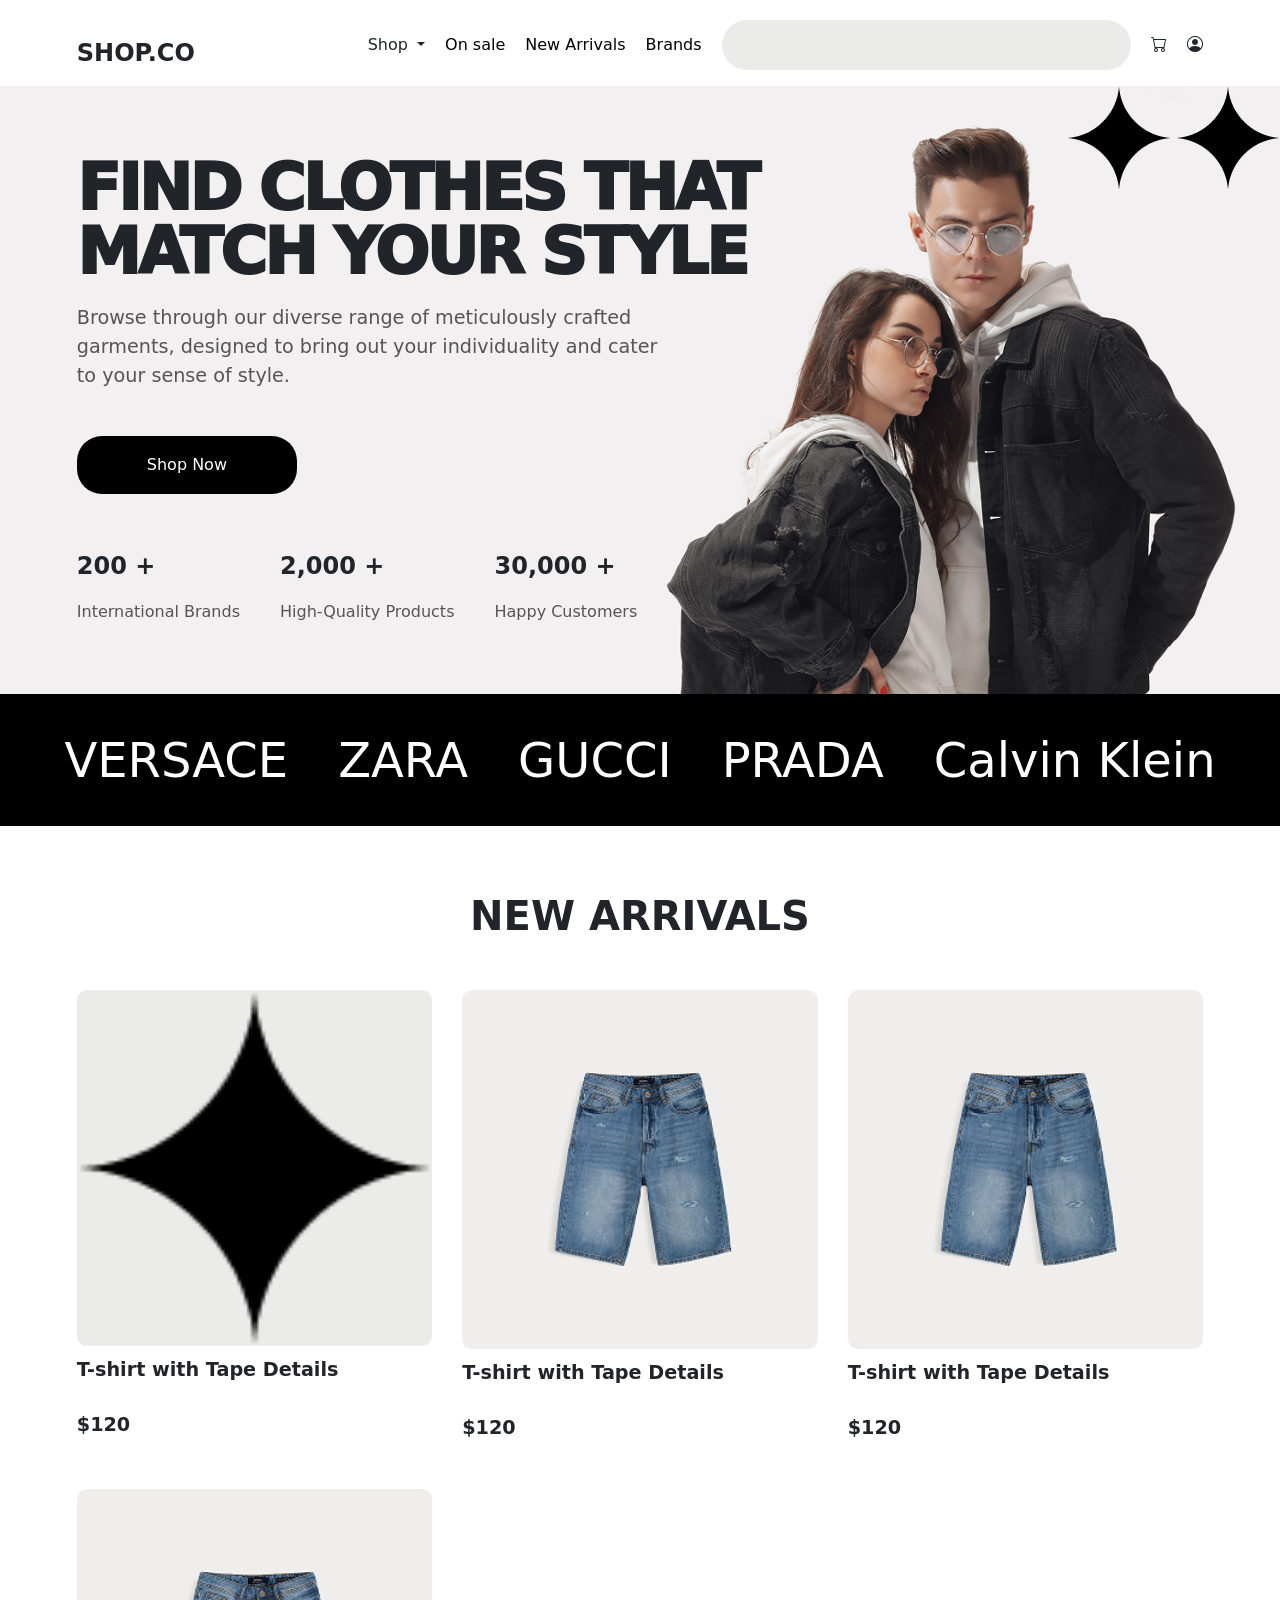
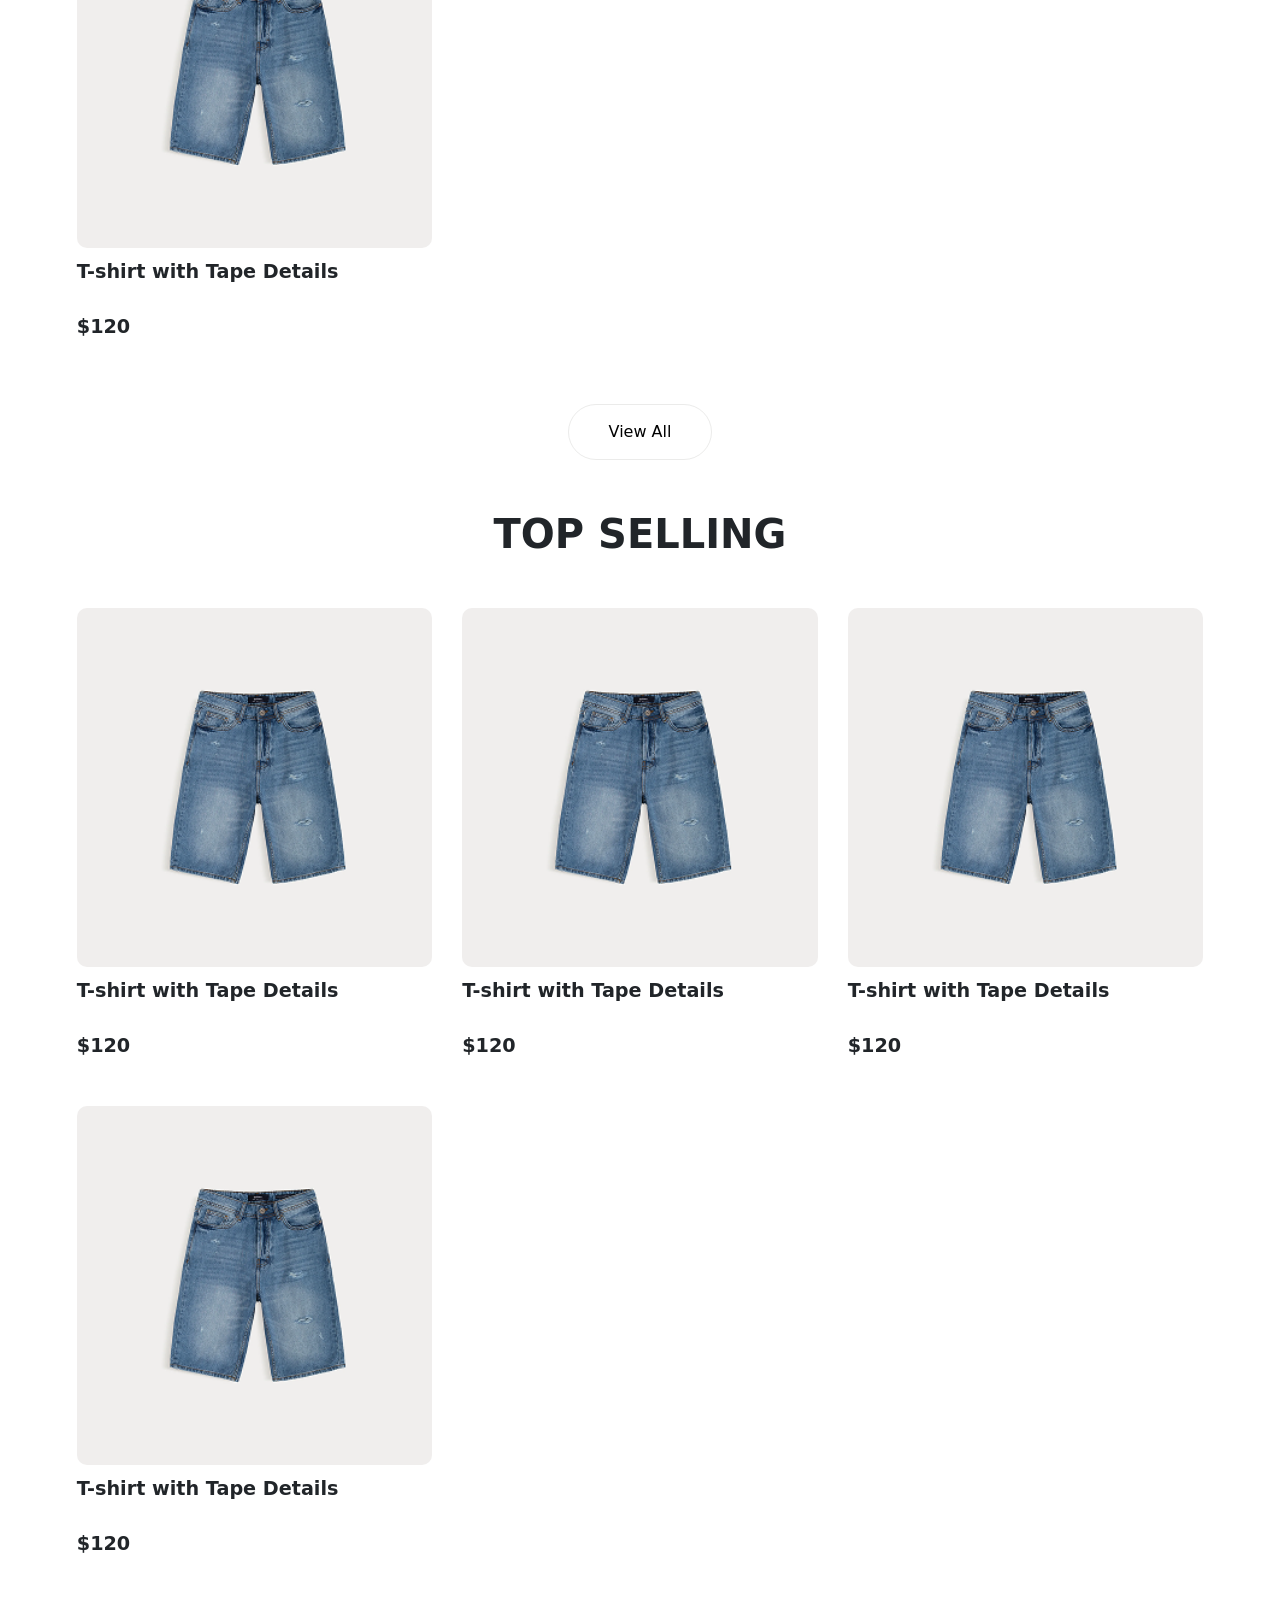
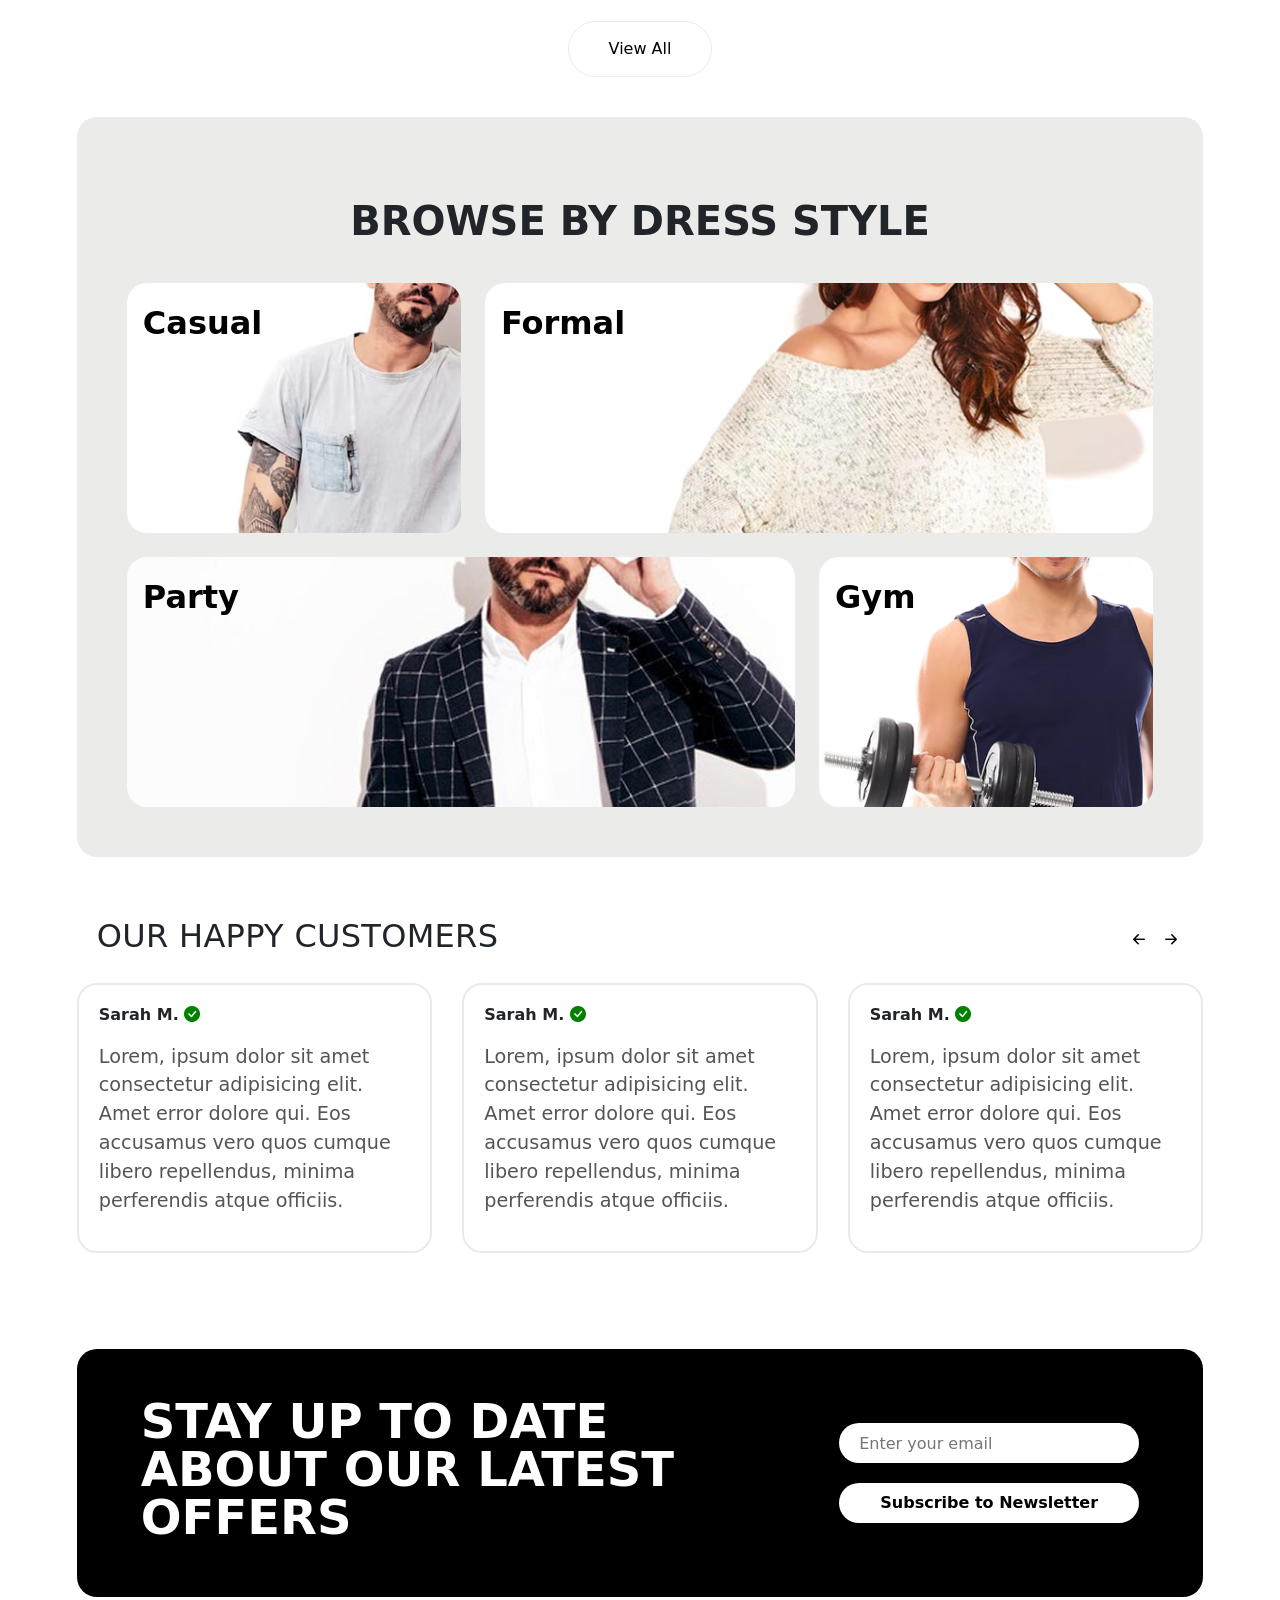
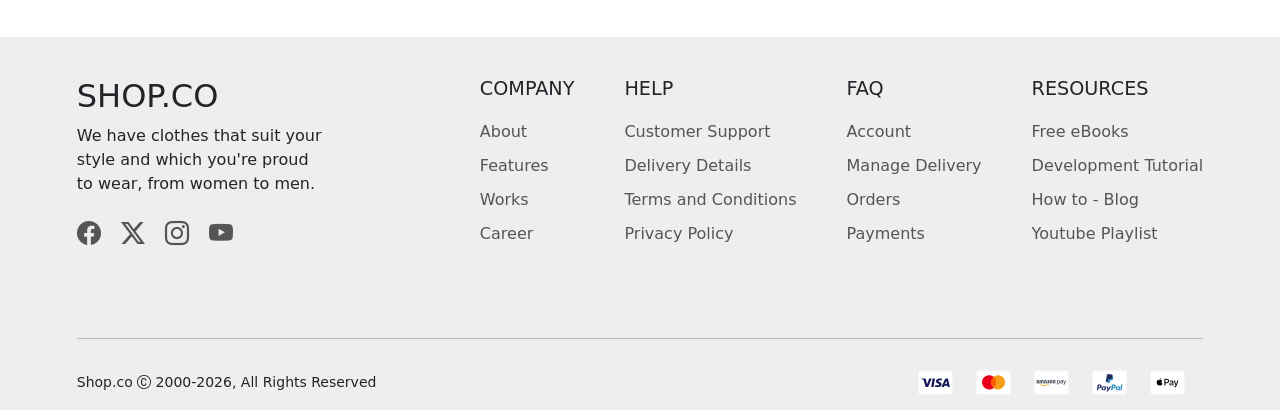
<file: index.html>
<!DOCTYPE html>
<html lang="en">
<head>
    <meta charset="UTF-8">
    <meta name="viewport" content="width=device-width, initial-scale=1.0">
    <title>Hema-Store</title>
    <link href="https://api.fontshare.com/v2/css?f[]=satoshi@900&display=swap" rel="stylesheet">
    <link rel="stylesheet" href="https://cdn.jsdelivr.net/npm/bootstrap@5.3.3/dist/css/bootstrap.min.css">
    <link rel="stylesheet" href="https://cdn.jsdelivr.net/npm/bootstrap-icons@1.13.1/font/bootstrap-icons.min.css">
    <link rel="stylesheet" href="./styles/style.css">
    <script src="https://cdn.jsdelivr.net/npm/bootstrap@5.3.3/dist/js/bootstrap.bundle.min.js" defer></script>
    <script src="./index.js" defer></script>
</head>
<body>
    <header>
        <nav>
            <div class="link-container">
                <input type="checkbox" id="sidebar-active">
                <label for="sidebar-active" class="open-sidebar-button">
                    <i class="bi bi-list-ul fs-2"></i>
                </label>
                 <p>SHOP.CO</p>

                <div class="gap">
                    <i class="bi bi-cart fs-2" aria-label="Cart"></i>
                </div>

                <ul>
                    <li><label for="sidebar-active" class="close-sidebar-button">
                    <i class="bi bi-x fs-2"></i></label>
                    </li>
                     <li class="nav-item dropdown">
                        <a class="nav-link dropdown-toggle" href="#" role="button" data-bs-toggle="dropdown" aria-expanded="false">
                            Shop
                        </a>
                        <ul class="dropdown-menu">
                            <li><a class="dropdown-item" href="#">Action</a></li>
                            <li><a class="dropdown-item" href="#">Another action</a></li>
                            <li><hr class="dropdown-divider"></li>
                            <li><a class="dropdown-item" href="#">Something else here</a></li>
                        </ul>
                    </li>
                    <li><a href="">On sale</a></li>
                    <li><a href="">New Arrivals</a></li>
                    <li><a href="">Brands</a></li>
                    <li><input type="search" name="" id="search"></li>
                    <li><i class="bi bi-cart" aria-label="Cart"></i></li>
                    <li><i class="bi bi-person-circle" aria-label="Account"></i></li>
                </ul>
            </div>
        </nav>
    </header>

    <main>
        <section class="section-1">
            <h1>FIND CLOTHES THAT MATCH YOUR STYLE</h1>
            <p class="intro-p">Browse through our diverse range of
               meticulously crafted garments, designed to bring out your
               individuality and cater to your sense of style.
            </p>
            <button>Shop Now</button>

            <div class="hero-stats">
                    <div>
                        <p>200 +</p>
                        <span>International Brands</span>
                    </div>
                    <div>
                        <p>2,000 +</p>
                        <span>High-Quality Products</span>
                    </div>
                    <div>
                        <p>30,000 +</p>
                        <span>Happy Customers</span>
                    </div>
                </div>
            </div>

            <div class="hero-iamge-star" aria-hidden="true">
                <img src="./assets/Vector.png" alt="">
                <img src="./assets/Vector.png" alt="">
            </div>
        </section>

        <ul class="brands" aria-label="Featured brands">
            <li>VERSACE</li>
            <li>ZARA</li>
            <li>GUCCI</li>
            <li>PRADA</li>
            <li>Calvin Klein</li>
        </ul>

        <section class="section-2">
            <h2 class="heading-2">NEW ARRIVALS</h2>
            <ul class="items-2">
                <li class="item">
                    <img src="./assets/Vector.png" alt="T-shirt with Tape Details" class="curve-edge" height="250px">
                    <p>T-shirt with Tape Details</p>
                    <p>$120</p>
                </li>

                 <li class="item">
                    <img src="./assets/image 9.png" alt="T-shirt with Tape Details" class="curve-edge" height="250px">
                    <p>T-shirt with Tape Details</p>
                    <p>$120</p>
                </li>

                 <li class="item">
                    <img src="./assets/image 9.png" alt="T-shirt with Tape Details" class="curve-edge" height="250px">
                    <p>T-shirt with Tape Details</p>
                    <p>$120</p>
                </li>

                 <li class="item">
                    <img src="./assets/image 9.png" alt="T-shirt with Tape Details" class="curve-edge" height="250px">
                    <p>T-shirt with Tape Details</p>
                    <p>$120</p>
                </li>
            </ul>

            <div class="view-all-btn">
                <button>View All</button>
            </div>
        </section>

        <!-- Top Selling -->
        <section class="section-3">
            <h2 class="heading-2">TOP SELLING</h2>
            <ul class="items-2">
                <li class="item">
                    <img src="./assets/image 9.png" alt="T-shirt with Tape Details" class="curve-edge" height="250px">
                    <p>T-shirt with Tape Details</p>
                    <p>$120</p>
                </li>

                 <li class="item">
                    <img src="./assets/image 9.png" alt="T-shirt with Tape Details" class="curve-edge" height="250px">
                    <p>T-shirt with Tape Details</p>
                    <p>$120</p>
                </li>

                 <li class="item">
                    <img src="./assets/image 9.png" alt="T-shirt with Tape Details" class="curve-edge" height="250px">
                    <p>T-shirt with Tape Details</p>
                    <p>$120</p>
                </li>

                 <li class="item">
                    <img src="./assets/image 9.png" alt="T-shirt with Tape Details" class="curve-edge" height="250px">
                    <p>T-shirt with Tape Details</p>
                    <p>$120</p>
                </li>
            </ul>
            <div class="view-all-btn">
                <button>View All</button>
            </div>
            
        </section>

        <section class="section-4">
            <h2 class="heading-2">BROWSE BY DRESS STYLE</h2>
            <div class="dress-style-grid">

                <!-- Row 1 -->
                <div class="dress-row">
                    <div class="dress-card">
                        <img src="./assets/image 11.png" alt="Casual style">
                        <p>Casual</p>
                    </div>
                    <div class="dress-card">
                        <img src="./assets/image 12.png" alt="Formal style">
                        <p>Formal</p>
                    </div>
                </div>

                <!-- Row 2 -->
                <div class="dress-row">
                    <div class="dress-card">
                        <img src="./assets/image 13.png" alt="Party style">
                        <p>Party</p>
                    </div>
                    <div class="dress-card">
                        <img src="./assets/image 14.png" alt="Gym style">
                        <p>Gym</p>
                    </div>
                </div>

            </div>
        </section>

        <section class="section-5">
            <div class="flex-in-between heading-3">
                <h2>OUR HAPPY CUSTOMERS</h2>
                <div>
                    <button aria-label="Previous"><i class="bi bi-arrow-left-short fs-10" aria-hidden="true"></i></button>
                    <button aria-label="Next"><i class="bi bi-arrow-right-short fs-10" aria-hidden="true"></i></button>
                </div>
            </div>

            <ul class="reviews">
                <li class="review">
                    <h3>Sarah M. <i class="bi bi-check-circle-fill" aria-label="Verified"></i></h3>
                    <p>Lorem, ipsum dolor sit amet consectetur adipisicing elit.
                        Amet error dolore qui. Eos accusamus vero quos cumque
                        libero repellendus, minima perferendis atque officiis.
                    </p>
                </li>

                <li class="review">
                    <h3>Sarah M. <i class="bi bi-check-circle-fill" aria-label="Verified"></i></h3>
                    <p>Lorem, ipsum dolor sit amet consectetur adipisicing elit.
                        Amet error dolore qui. Eos accusamus vero quos cumque
                        libero repellendus, minima perferendis atque officiis.
                    </p>
                </li>

                <li class="review">
                    <h3>Sarah M. <i class="bi bi-check-circle-fill" aria-label="Verified"></i></h3>
                    <p>Lorem, ipsum dolor sit amet consectetur adipisicing elit.
                        Amet error dolore qui. Eos accusamus vero quos cumque
                        libero repellendus, minima perferendis atque officiis.
                    </p>
                </li>
            </ul>
        </section>

        <div class="newsletter-section">
            <section class="section-6">
                <h2>STAY UP TO DATE ABOUT OUR LATEST OFFERS</h2>
                <form action="">
                    <input type="email" name="email" id="email" placeholder="Enter your email">
                    <button type="submit">Subscribe to Newsletter</button>
                </form>
            </section>
        </div>
    </main>

    <footer>
        <div class="footer">
            <div class="footer-info-section">
                <div class="footer-section">
                    <h2>SHOP.CO</h2>
                    <p class="footer-text">
                        We have clothes that suit your style and which you're proud to wear, from women to men.
                    </p>
                    <div class="socials">
                        <a href="#" aria-label="Facebook"><i class="bi bi-facebook"></i></a>
                        <a href="#" aria-label="Twitter/X"><i class="bi bi-twitter-x"></i></a>
                        <a href="#" aria-label="Instagram"><i class="bi bi-instagram"></i></a>
                        <a href="#" aria-label="YouTube"><i class="bi bi-youtube"></i></a>
                    </div>
                </div>

                <div class="footer-links">
                    <div class="footer-section">
                        <h3>COMPANY</h3>
                        <ul>
                            <li><a href="">About</a></li>
                            <li><a href="">Features</a></li>
                            <li><a href="">Works</a></li>
                            <li><a href="">Career</a></li>
                        </ul>
                    </div>

                    <div class="footer-section">
                        <h3>HELP</h3>
                        <ul>
                            <li><a href="">Customer Support</a></li>
                            <li><a href="">Delivery Details</a></li>
                            <li><a href="">Terms and Conditions</a></li>
                            <li><a href="">Privacy Policy</a></li>
                        </ul>
                    </div>

                    <div class="footer-section">
                        <h3>FAQ</h3>
                        <ul>
                            <li><a href="">Account</a></li>
                            <li><a href="">Manage Delivery</a></li>
                            <li><a href="">Orders</a></li>
                            <li><a href="">Payments</a></li>
                        </ul>
                    </div>

                    <div class="footer-section">
                        <h3>RESOURCES</h3>
                        <ul>
                            <li><a href="">Free eBooks</a></li>
                            <li><a href="">Development Tutorial</a></li>
                            <li><a href="">How to - Blog</a></li>
                            <li><a href="">Youtube Playlist</a></li>
                        </ul>
                    </div>
                </div>
            </div>
        </div>

        <hr>

        <div class="copyright-section">
            <p>Shop.co <i class="bi bi-c-circle"></i> 2000-2026, All Rights Reserved</p>
            <div>
                <img src="./assets/visa-classic-svgrepo-com.svg" alt="Visa" height="35px">
                <img src="./assets/mastercard-svgrepo-com.svg" alt="Mastercard" height="35px">
                <img src="./assets/amazon-pay-svgrepo-com.svg" alt="Amazon Pay" height="35px">
                <img src="./assets/paypal-svgrepo-com.svg" alt="PayPal" height="35px">
                <img src="./assets/apple-pay-svgrepo-com.svg" alt="Apple Pay" height="35px">
            </div>
        </div>
    </footer>

</body>
</html>
</file>
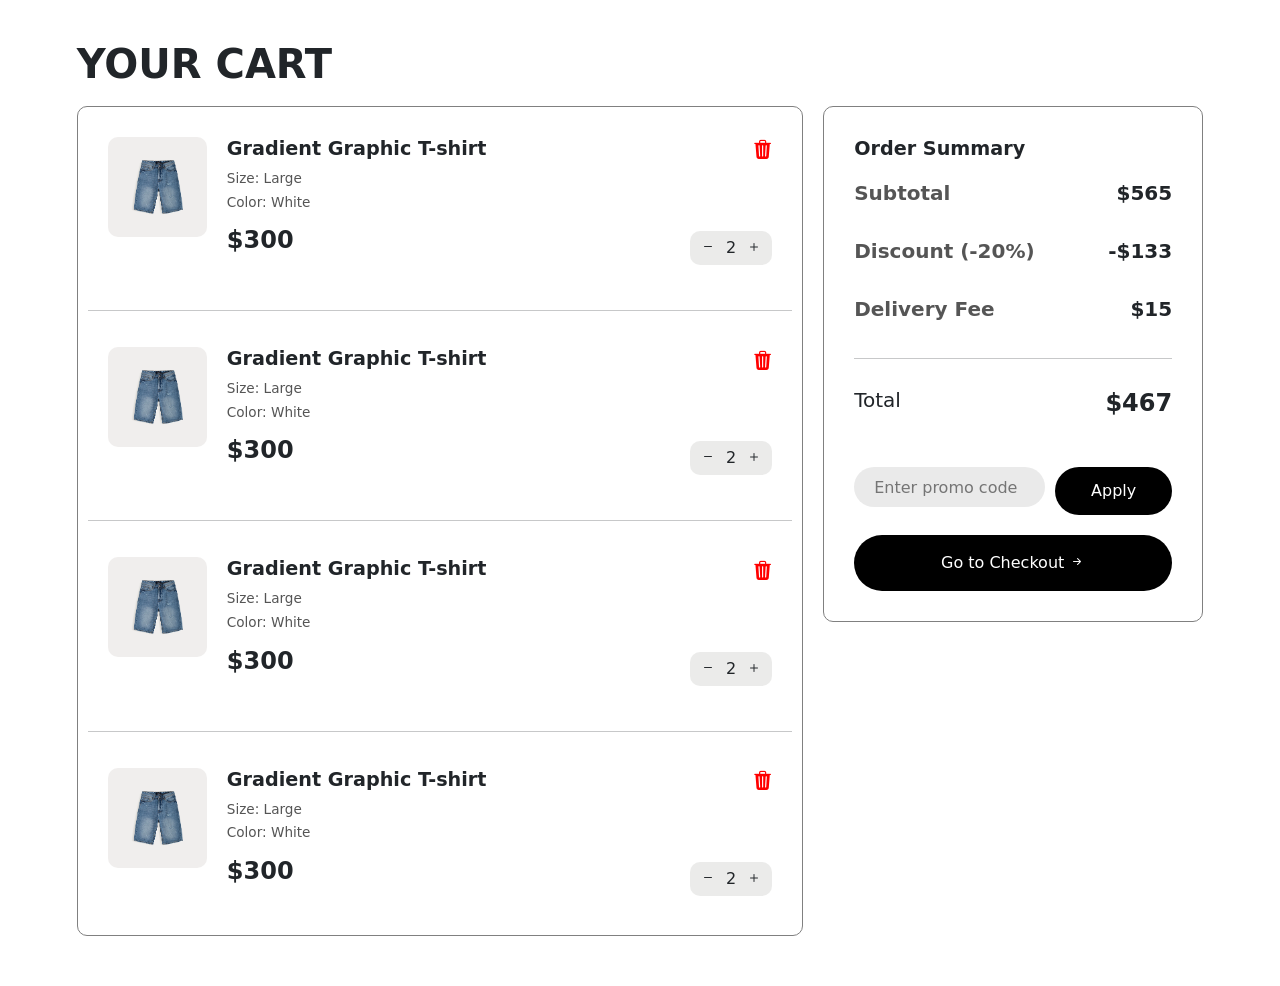
<file: cart.html>
<!DOCTYPE html>
<html lang="en">
<head>
    <meta charset="UTF-8">
    <meta name="viewport" content="width=device-width, initial-scale=1.0">
    <title>Hema-Store</title>
    <link href="https://api.fontshare.com/v2/css?f[]=satoshi@900&display=swap" rel="stylesheet">
    <link rel="stylesheet" href="https://cdn.jsdelivr.net/npm/bootstrap@5.3.3/dist/css/bootstrap.min.css">
    <link rel="stylesheet" href="https://cdn.jsdelivr.net/npm/bootstrap-icons@1.13.1/font/bootstrap-icons.min.css">
    <link rel="stylesheet" href="./styles/style.css">
    <script src="./index.js" defer></script>
</head>
    <body>
        <main class="cart-section">
            <h2>YOUR CART</h2>

            <div class="orders-info">
                <ul class="orders">
                    <li class="order-item">
                        <img src="./assets/image 9.png" height="100px" alt="Gradient Graphic T-shirt">
                        <div>
                            <div class="order-item-info">
                                <div>
                                    <h3>Gradient Graphic T-shirt</h3>
                                    <p>Size: Large</p>
                                    <p>Color: White</p>
                                </div>
                                <div>
                                    <button aria-label="Remove item" class="remove-item">
                                        <i class="bi bi-trash3-fill"></i>
                                    </button>
                                </div>
                            </div>
                            <div class="order-price-div">
                                <p>$300</p>

                                <div class="order-number">
                                    <i class="bi bi-dash"></i>
                                    <span>2</span>
                                    <i class="bi bi-plus"></i>
                                </div>
                            </div>
                        </div>
                    </li>

                    <hr>

                    <li class="order-item">
                        <img src="./assets/image 9.png" height="100px" alt="Gradient Graphic T-shirt">
                        <div>
                            <div class="order-item-info">
                                <div>
                                    <h3>Gradient Graphic T-shirt</h3>
                                    <p>Size: Large</p>
                                    <p>Color: White</p>
                                </div>
                                <div>
                                    <button aria-label="Remove item" class="remove-item">
                                        <i class="bi bi-trash3-fill"></i>
                                    </button>
                                </div>
                            </div>
                            <div class="order-price-div">
                                <p>$300</p>

                                <div class="order-number">
                                    <i class="bi bi-dash"></i>
                                    <span>2</span>
                                    <i class="bi bi-plus"></i>
                                </div>
                            </div>
                        </div>
                    </li>

                    <hr>

                    <li class="order-item">
                        <img src="./assets/image 9.png" height="100px" alt="Gradient Graphic T-shirt">
                        <div>
                            <div class="order-item-info">
                                <div>
                                    <h3>Gradient Graphic T-shirt</h3>
                                    <p>Size: Large</p>
                                    <p>Color: White</p>
                                </div>
                                <div>
                                    <button aria-label="Remove item" class="remove-item">
                                        <i class="bi bi-trash3-fill"></i>
                                    </button>
                                </div>
                            </div>
                            <div class="order-price-div">
                                <p>$300</p>

                                <div class="order-number">
                                    <i class="bi bi-dash"></i>
                                    <span>2</span>
                                    <i class="bi bi-plus"></i>
                                </div>
                            </div>
                        </div>
                    </li>

                    <hr>

                    <li class="order-item">
                        <img src="./assets/image 9.png" height="100px" alt="Gradient Graphic T-shirt">
                        <div>
                            <div class="order-item-info">
                                <div>
                                    <h3>Gradient Graphic T-shirt</h3>
                                    <p>Size: Large</p>
                                    <p>Color: White</p>
                                </div>
                                <div>
                                    <button aria-label="Remove item" class="remove-item">
                                        <i class="bi bi-trash3-fill"></i>
                                    </button>
                                </div>
                            </div>
                            <div class="order-price-div">
                                <p>$300</p>

                                <div class="order-number">
                                    <i class="bi bi-dash"></i>
                                    <span>2</span>
                                    <i class="bi bi-plus"></i>
                                </div>
                            </div>
                        </div>
                    </li>
                </ul>

                <aside>
                    <div class="order-summary">
                        <h3>Order Summary</h3>

                        <dl>
                            <div class="order-fee">
                                <dt>Subtotal</dt>
                                <dd>$565</dd>
                            </div>
                            <div class="order-fee">
                                <dt>Discount (-20%)</dt>
                                <dd>-$133</dd>
                            </div>
                            <div class="order-fee">
                                <dt>Delivery Fee</dt>
                                <dd>$15</dd>
                            </div>
                        </dl>

                        <hr>

                        <div class="order-fee">
                            <p>Total</p>
                            <p id="total-price">$467</p>
                        </div>

                        <form class="promo-code-form">
                            <label for="coupon" hidden>Promo Code</label>
                            <input type="text" name="coupon" id="coupon" placeholder="Enter promo code">
                            <button type="submit">Apply</button>
                        </form>

                        <button class="order-checkout">
                            Go to Checkout <i class="bi bi-arrow-right-short" aria-hidden="true"></i>
                        </button>
                    </div>
                </aside>
            </div>
        </main>
    </body>
</html>
</file>
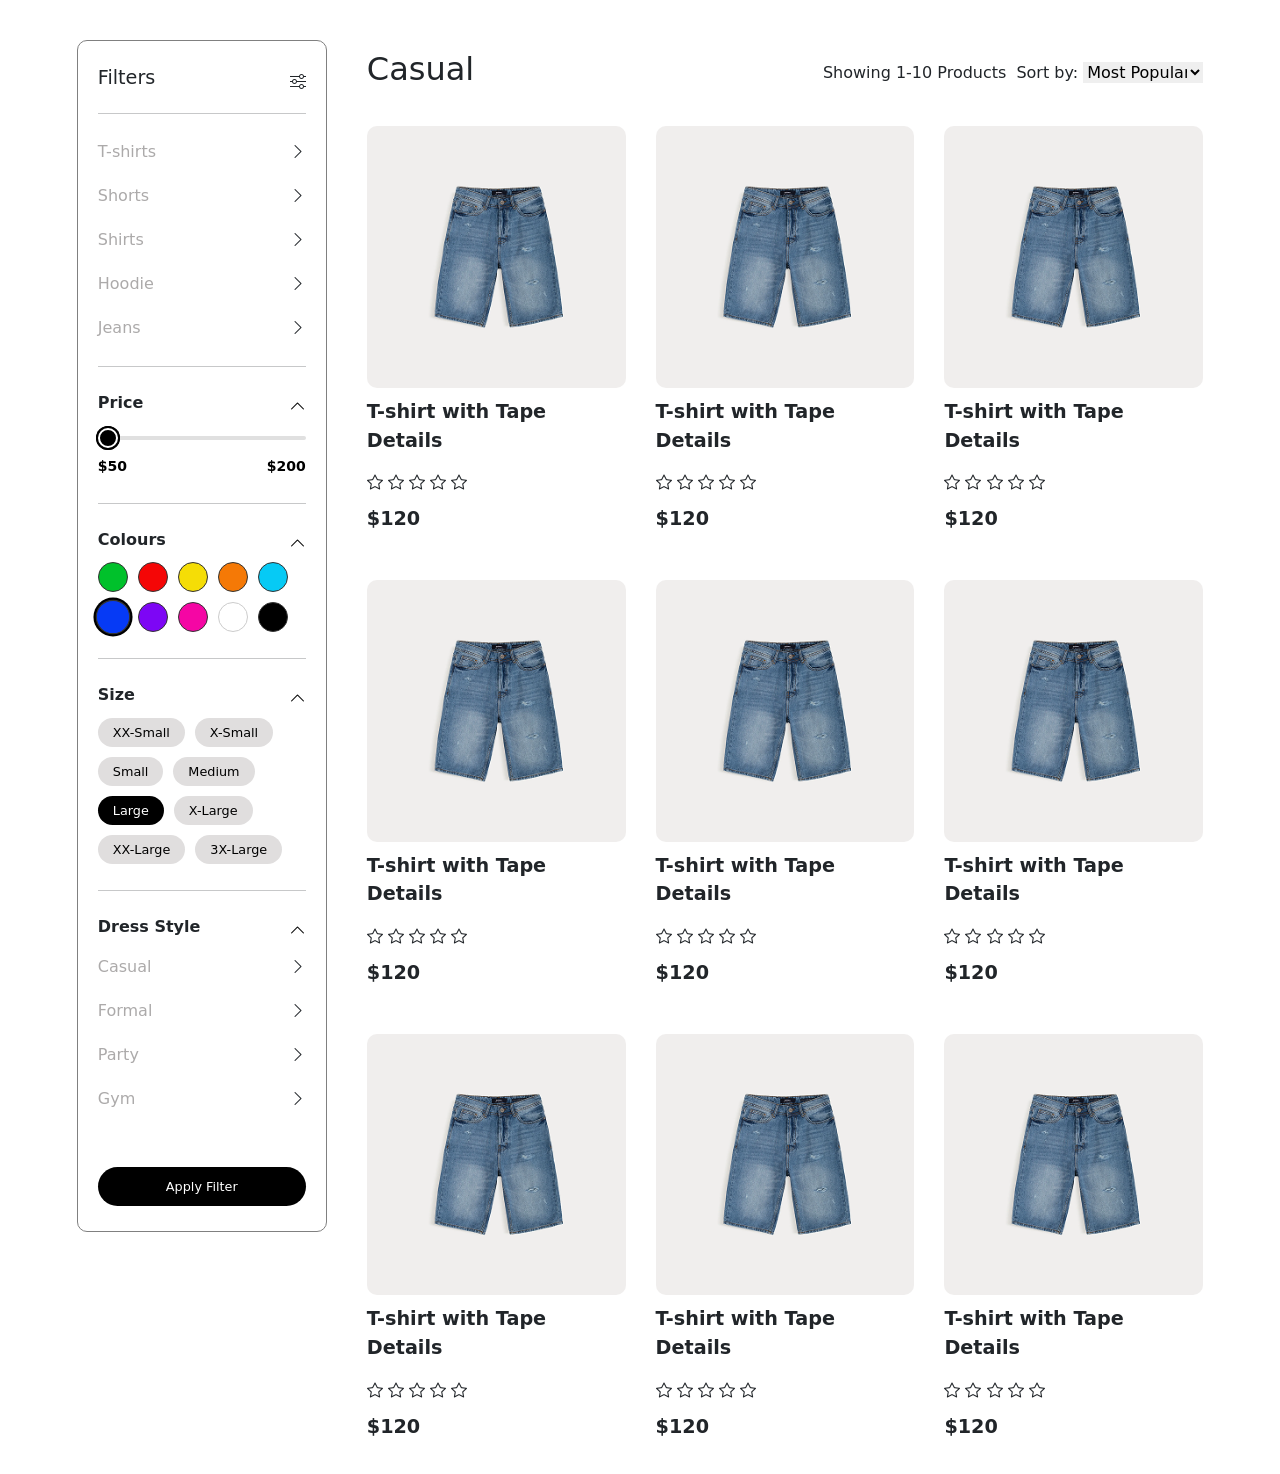
<file: catergory.html>
<!DOCTYPE html>
<html lang="en">
<head>
    <meta charset="UTF-8">
    <meta name="viewport" content="width=device-width, initial-scale=1.0">
    <title>Hema-Store</title>
    <link href="https://api.fontshare.com/v2/css?f[]=satoshi@900&display=swap" rel="stylesheet">
    <link rel="stylesheet" href="https://cdn.jsdelivr.net/npm/bootstrap@5.3.3/dist/css/bootstrap.min.css">
    <link rel="stylesheet" href="https://cdn.jsdelivr.net/npm/bootstrap-icons@1.13.1/font/bootstrap-icons.min.css">
    <link rel="stylesheet" href="./styles/style.css">
    <script src="./index.js" defer></script>
</head>
<body>
    <main class="category-page">
        <aside>
            <div class="cate-aside">
                <div class="filter-header">
                    <h2>Filters</h2>
                    <i class="bi bi-sliders" aria-hidden="true"></i>
                </div>

                <hr>

                <ul class="filter-categories">
                    <li>
                        <a href="#">T-shirts</a>
                        <i class="bi bi-chevron-right" aria-hidden="true"></i>
                    </li>
                    <li>
                        <a href="#">Shorts</a>
                        <i class="bi bi-chevron-right" aria-hidden="true"></i>
                    </li>
                    <li>
                        <a href="#">Shirts</a>
                        <i class="bi bi-chevron-right" aria-hidden="true"></i>
                    </li>
                    <li>
                        <a href="#">Hoodie</a>
                        <i class="bi bi-chevron-right" aria-hidden="true"></i>
                    </li>
                    <li>
                        <a href="#">Jeans</a>
                        <i class="bi bi-chevron-right" aria-hidden="true"></i>
                    </li>
                </ul>
                <hr>
                <div class="filter-section">
                    <div class="filter-section-header">
                        <h3>Price</h3>
                        <button aria-label="Toggle price filter">
                            <i class="bi bi-chevron-up" aria-hidden="true"></i>
                        </button>
                    </div>
                    <div class="price-range">
                        <div class="price-slider-track">
                            <input type="range" min="0" max="1000000" value="50" id="price-min">
                            <input type="range" min="0" max="1000000" value="200" id="price-max">
                        </div>
                        <div class="price-labels">
                            <span id="min-label">$50</span>
                            <span id="max-label">$200</span>
                        </div>
                    </div>
                </div>
                <hr>

                <div class="filter-section">
                    <div class="filter-section-header">
                        <h3>Colours</h3>
                        <button aria-label="Toggle colours filter">
                            <i class="bi bi-chevron-up" aria-hidden="true"></i>
                        </button>
                    </div>
                    <div class="color-options">
                        <button class="color-btn" style="background-color: #00C12B;" aria-label="Green"></button>
                        <button class="color-btn" style="background-color: #F50606;" aria-label="Red"></button>
                        <button class="color-btn" style="background-color: #F5DD06;" aria-label="Yellow"></button>
                        <button class="color-btn" style="background-color: #F57906;" aria-label="Orange"></button>
                        <button class="color-btn" style="background-color: #06CAF5;" aria-label="Cyan"></button>
                        <button class="color-btn active" style="background-color: #063AF5;" aria-label="Blue"></button>
                        <button class="color-btn" style="background-color: #7D06F5;" aria-label="Purple"></button>
                        <button class="color-btn" style="background-color: #F506A4;" aria-label="Pink"></button>
                        <button class="color-btn" style="background-color: #FFFFFF; border: 1px solid #ccc;" aria-label="White"></button>
                        <button class="color-btn" style="background-color: #000000;" aria-label="Black"></button>
                    </div>
                </div>
                <hr>

                <div class="filter-section">
                    <div class="filter-section-header">
                        <h3>Size</h3>
                        <button aria-label="Toggle size filter">
                            <i class="bi bi-chevron-up" aria-hidden="true"></i>
                        </button>
                    </div>
                    <div class="size-options">
                        <button class="size-btn">XX-Small</button>
                        <button class="size-btn">X-Small</button>
                        <button class="size-btn">Small</button>
                        <button class="size-btn">Medium</button>
                        <button class="size-btn active">Large</button>
                        <button class="size-btn">X-Large</button>
                        <button class="size-btn">XX-Large</button>
                        <button class="size-btn">3X-Large</button>
                    </div>
                </div>
                <hr>

                <div class="filter-section">
                    <div class="filter-section-header">
                        <h3>Dress Style</h3>
                        <button aria-label="Toggle dress style filter">
                            <i class="bi bi-chevron-up" aria-hidden="true"></i>
                        </button>
                    </div>
                    <ul class="filter-categories">
                        <li>
                            <a href="#">Casual</a>
                            <i class="bi bi-chevron-right" aria-hidden="true"></i>
                        </li>
                        <li>
                            <a href="#">Formal</a>
                            <i class="bi bi-chevron-right" aria-hidden="true"></i>
                        </li>
                        <li>
                            <a href="#">Party</a>
                            <i class="bi bi-chevron-right" aria-hidden="true"></i>
                        </li>
                        <li>
                            <a href="#">Gym</a>
                            <i class="bi bi-chevron-right" aria-hidden="true"></i>
                        </li>
                    </ul>
                </div>

                <button class="apply-filter-btn">Apply Filter</button>
            </div>
        </aside>

        <section class="cate-section">
            <div class="cate-header">
                <h2>Casual</h2>
                <div class="cate-details">
                    <p>Showing 1-10 Products</p>
                    <div class="sort-by">
                        <label for="sort">Sort by:</label>
                        <select id="sort" name="sort">
                            <option value="popular">Most Popular</option>
                            <option value="newest">Newest</option>
                            <option value="price-low">Price: Low to High</option>
                            <option value="price-high">Price: High to Low</option>
                        </select>
                    </div>
                    <button><i class="bi bi-sliders" aria-hidden="true"></i></button>
                </div>
            </div>

            <article>
                <ul class="items-2">
                    <li class="item">
                        <img src="./assets/image 9.png" alt="T-shirt with Tape Details">
                        <p>T-shirt with Tape Details</p>
                        <div aria-label="5 out of 5 stars">
                            <i class="bi bi-star"></i>
                            <i class="bi bi-star"></i>
                            <i class="bi bi-star"></i>
                            <i class="bi bi-star"></i>
                            <i class="bi bi-star"></i>
                        </div>
                        <p>$120</p>
                    </li>

                    <li class="item">
                        <img src="./assets/image 9.png" alt="T-shirt with Tape Details">
                        <p>T-shirt with Tape Details</p>
                        <div aria-label="5 out of 5 stars">
                            <i class="bi bi-star"></i>
                            <i class="bi bi-star"></i>
                            <i class="bi bi-star"></i>
                            <i class="bi bi-star"></i>
                            <i class="bi bi-star"></i>
                        </div>
                        <p>$120</p>
                    </li>

                    <li class="item">
                        <img src="./assets/image 9.png" alt="T-shirt with Tape Details">
                        <p>T-shirt with Tape Details</p>
                        <i class="bi bi-star"></i>
                        <i class="bi bi-star"></i>
                        <i class="bi bi-star"></i>
                        <i class="bi bi-star"></i>
                        <i class="bi bi-star"></i>
                        <p>$120</p>
                    </li>

                    <li class="item">
                        <img src="./assets/image 9.png" alt="T-shirt with Tape Details">
                        <p>T-shirt with Tape Details</p>
                        <div aria-label="5 out of 5 stars">
                            <i class="bi bi-star"></i>
                            <i class="bi bi-star"></i>
                            <i class="bi bi-star"></i>
                            <i class="bi bi-star"></i>
                            <i class="bi bi-star"></i>
                        </div>
                        <p>$120</p>
                    </li>

                    <li class="item">
                        <img src="./assets/image 9.png" alt="T-shirt with Tape Details">
                        <p>T-shirt with Tape Details</p>
                        <div aria-label="5 out of 5 stars">
                            <i class="bi bi-star"></i>
                            <i class="bi bi-star"></i>
                            <i class="bi bi-star"></i>
                            <i class="bi bi-star"></i>
                            <i class="bi bi-star"></i>
                        </div>
                        <p>$120</p>
                    </li>

                    <li class="item">
                        <img src="./assets/image 9.png" alt="T-shirt with Tape Details" max>
                        <p>T-shirt with Tape Details</p>
                        <i class="bi bi-star"></i>
                        <i class="bi bi-star"></i>
                        <i class="bi bi-star"></i>
                        <i class="bi bi-star"></i>
                        <i class="bi bi-star"></i>
                        <p>$120</p>
                    </li>

                    <li class="item">
                        <img src="./assets/image 9.png" alt="T-shirt with Tape Details" max>
                        <p>T-shirt with Tape Details</p>
                        <div aria-label="5 out of 5 stars">
                            <i class="bi bi-star"></i>
                            <i class="bi bi-star"></i>
                            <i class="bi bi-star"></i>
                            <i class="bi bi-star"></i>
                            <i class="bi bi-star"></i>
                        </div>
                        <p>$120</p>
                    </li>

                    <li class="item">
                        <img src="./assets/image 9.png" alt="T-shirt with Tape Details">
                        <p>T-shirt with Tape Details</p>
                        <div aria-label="5 out of 5 stars">
                            <i class="bi bi-star"></i>
                            <i class="bi bi-star"></i>
                            <i class="bi bi-star"></i>
                            <i class="bi bi-star"></i>
                            <i class="bi bi-star"></i>
                        </div>
                        <p>$120</p>
                    </li>

                    <li class="item">
                        <img src="./assets/image 9.png" alt="T-shirt with Tape Details">
                        <p>T-shirt with Tape Details</p>
                        <i class="bi bi-star"></i>
                        <i class="bi bi-star"></i>
                        <i class="bi bi-star"></i>
                        <i class="bi bi-star"></i>
                        <i class="bi bi-star"></i>
                        <p>$120</p>
                    </li>
                </ul>
            </article>
        </section>

    </main>
</body>
</html>
</file>
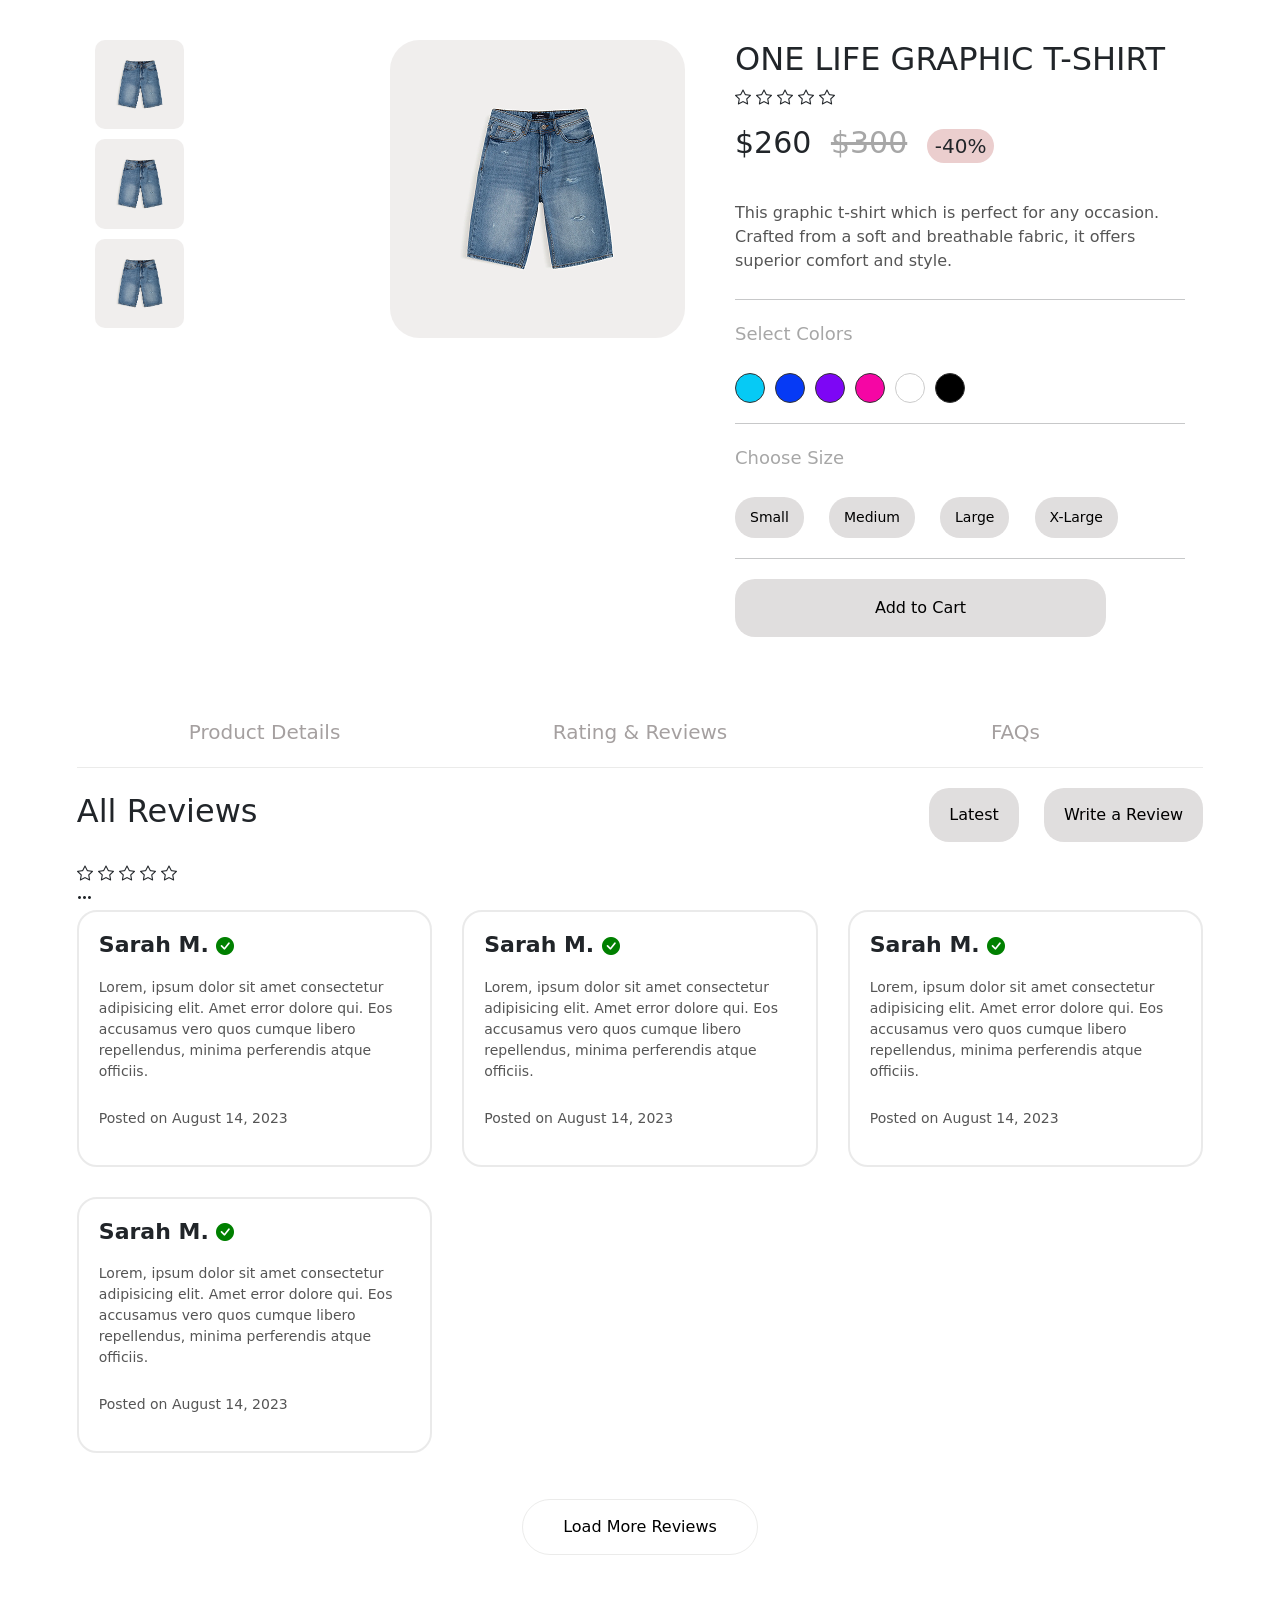
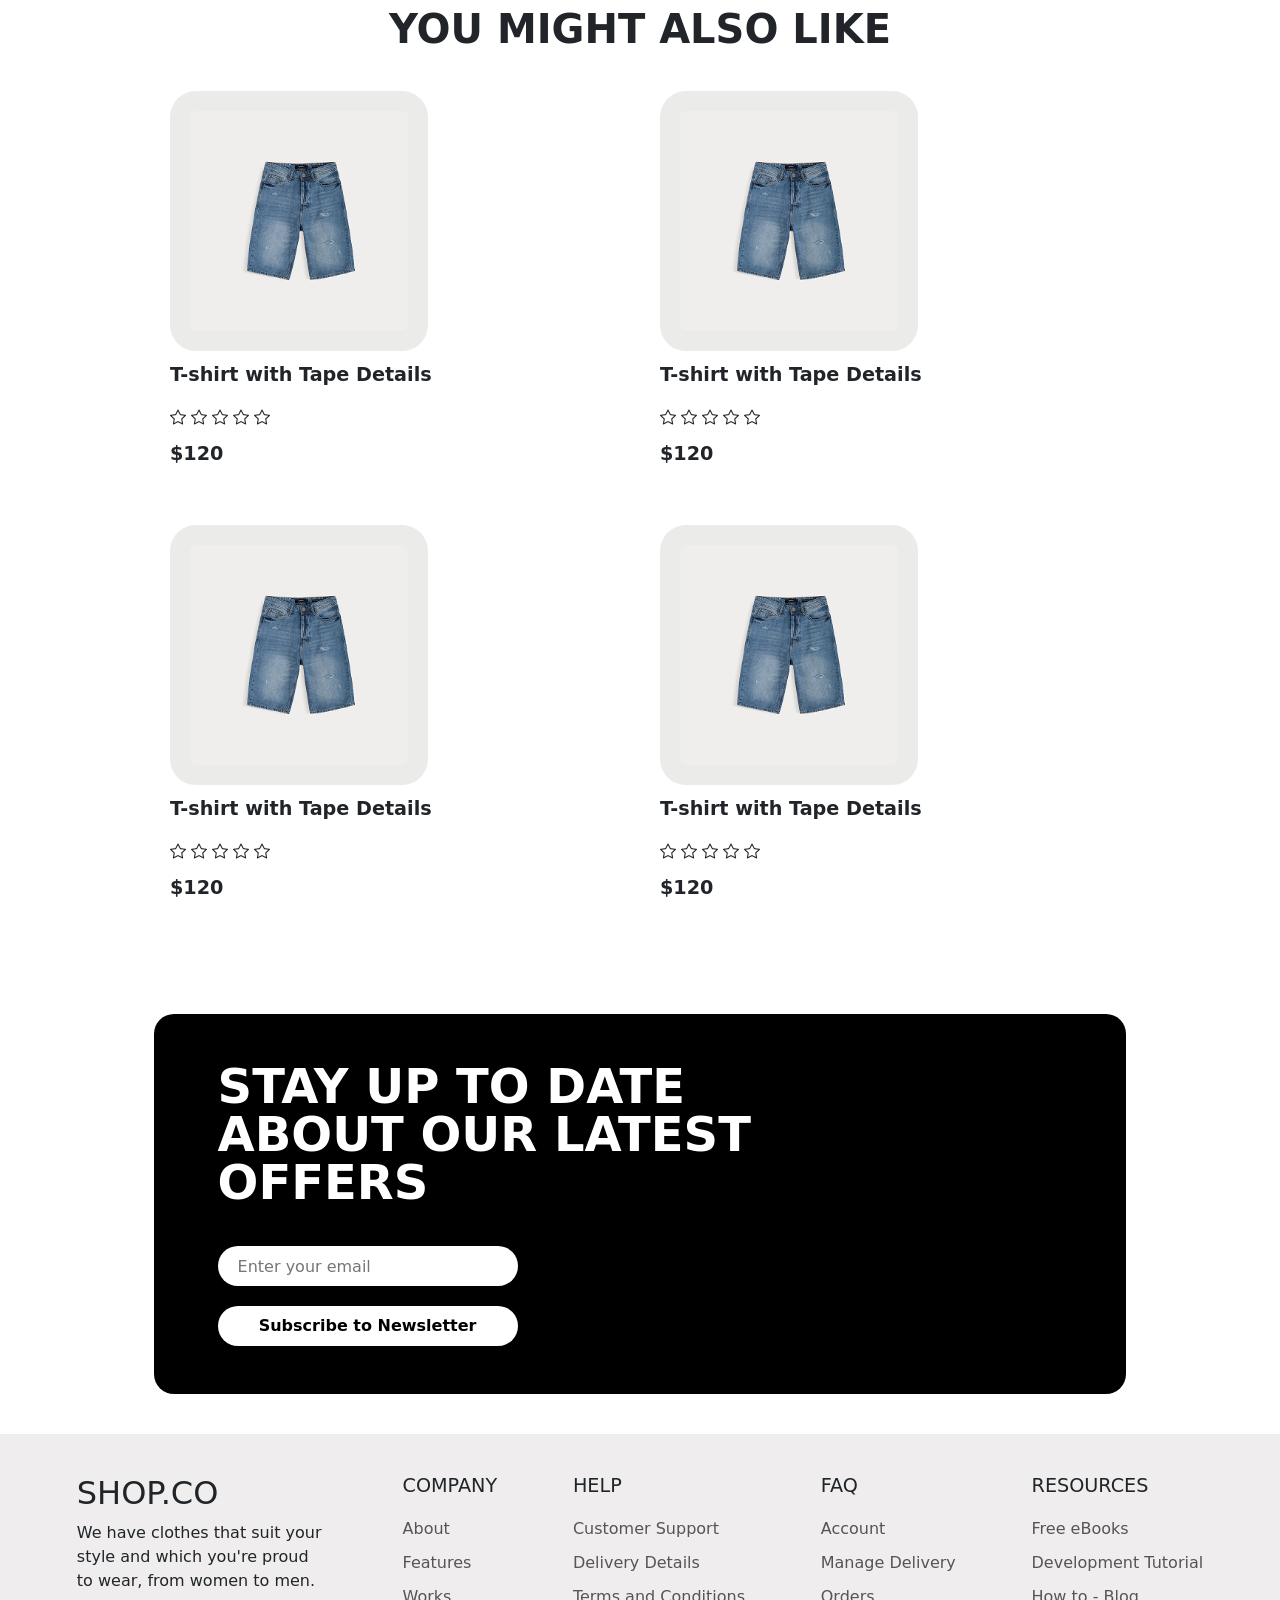
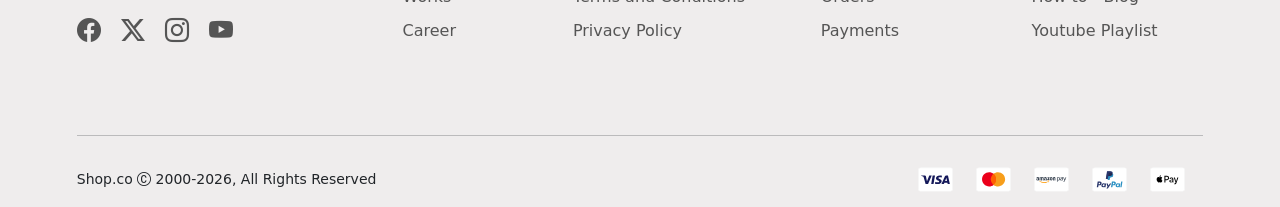
<file: item.html>
<!DOCTYPE html>
<html lang="en">
<head>
    <meta charset="UTF-8">
    <meta name="viewport" content="width=device-width, initial-scale=1.0">
    <title>Hema-Store</title>
    <link href="https://api.fontshare.com/v2/css?f[]=satoshi@900&display=swap" rel="stylesheet">
    <link rel="stylesheet" href="https://cdn.jsdelivr.net/npm/bootstrap@5.3.3/dist/css/bootstrap.min.css">
    <link rel="stylesheet" href="https://cdn.jsdelivr.net/npm/bootstrap-icons@1.13.1/font/bootstrap-icons.min.css">
    <link rel="stylesheet" href="./styles/style.css">
    <script src="./index.js" defer></script>
</head>
<body>

    <main class="item-listing-page">
        <section>
            <div class="item-details-section">
                <ul class="item-image">
                    <li>
                        <div class="item-options">
                            <img src="./assets/image 9.png" alt="Product thumbnail 1" class="curve-edge">
                            <img src="./assets/image 9.png" alt="Product thumbnail 2" class="curve-edge">
                            <img src="./assets/image 9.png" alt="Product thumbnail 3" class="curve-edge">
                        </div>
                    </li>

                    <li><img src="./assets/image 9.png" alt="Product thumbnail 4" class="curve-edge"></li>
                </ul>

                <div>
                    <h2 class="headingb">ONE LIFE GRAPHIC T-SHIRT</h2>

                    <div aria-label="5 out of 5 stars">
                        <i class="bi bi-star"></i>
                        <i class="bi bi-star"></i>
                        <i class="bi bi-star"></i>
                        <i class="bi bi-star"></i>
                        <i class="bi bi-star"></i>
                    </div>

                    <p class="item-price">$260 <del class="dicounted-price">$300</del> <span class="discount-percentage">-40%</span></p>

                    <p class="item-description">This graphic t-shirt which is perfect for any occasion.
                        Crafted from a soft and breathable fabric, it offers
                        superior comfort and style.
                    </p>

                    <hr>

                    <div class="item-color">
                        <p>Select Colors</p>
                         <div class="color-options">
                            <button class="color-btn" style="background-color: #06CAF5;" aria-label="Cyan"></button>
                            <button class="color-btn" style="background-color: #063AF5;" aria-label="Blue"></button>
                            <button class="color-btn" style="background-color: #7D06F5;" aria-label="Purple"></button>
                            <button class="color-btn" style="background-color: #F506A4;" aria-label="Pink"></button>
                            <button class="color-btn" style="background-color: #FFFFFF; border: 1px solid #ccc;" aria-label="White"></button>
                            <button class="color-btn" style="background-color: #000000;" aria-label="Black"></button>
                        </div>
                    </div>

                    <hr>

                    <div class="item-size">
                        <p>Choose Size</p>
                        <div>
                            <button>Small</button>
                            <button>Medium</button>
                            <button>Large</button>
                            <button>X-Large</button>
                        </div>
                    </div>

                    <hr>

                    <div class="add-to-cart">
                        <button class="cart">Add to Cart</button>
                    </div>
                    
                </div>
            </div>
        </section>

        <section>
            <div class="more-product-info" role="tablist">
                <button role="tab">Product Details</button>
                <button role="tab">Rating &amp; Reviews</button>
                <button role="tab">FAQs</button>
            </div>

            <div class="review-heading">
                <h2>All Reviews</h2>
                <div>
                    <button>Latest</button>
                    <button><i class="bi bi-sliders" aria-hidden="true"></i></button>
                    <button><i class="bi bi-plus" aria-hidden="true"></i></button>
                    <button>Write a Review</button>
                </div>
            </div>

            <div>
                <article>
                    <div>
                        <div aria-label="5 out of 5 stars">
                            <i class="bi bi-star"></i>
                            <i class="bi bi-star"></i>
                            <i class="bi bi-star"></i>
                            <i class="bi bi-star"></i>
                            <i class="bi bi-star"></i>
                        </div>
                        <i class="bi bi-three-dots"></i>
                    </div>

                    <ul class="reviews-2">
                        <li class="review-2">
                            <h3>Sarah M. <i class="bi bi-check-circle-fill" aria-label="Verified"></i></h3>
                            <p>Lorem, ipsum dolor sit amet consectetur adipisicing elit.
                                Amet error dolore qui. Eos accusamus vero quos cumque
                                libero repellendus, minima perferendis atque officiis.
                            </p>

                            <p><time datetime="2023-08-14">Posted on August 14, 2023</time></p>
                        </li>

                        <li class="review-2">
                            <h3>Sarah M. <i class="bi bi-check-circle-fill" aria-label="Verified"></i></h3>
                            <p>Lorem, ipsum dolor sit amet consectetur adipisicing elit.
                                Amet error dolore qui. Eos accusamus vero quos cumque
                                libero repellendus, minima perferendis atque officiis.
                            </p>

                            <p><time datetime="2023-08-14">Posted on August 14, 2023</time></p>
                        </li>

                        <li class="review-2">
                            <h3>Sarah M. <i class="bi bi-check-circle-fill" aria-label="Verified"></i></h3>
                            <p>Lorem, ipsum dolor sit amet consectetur adipisicing elit.
                                Amet error dolore qui. Eos accusamus vero quos cumque
                                libero repellendus, minima perferendis atque officiis.
                            </p>

                            <p><time datetime="2023-08-14">Posted on August 14, 2023</time></p>
                        </li>

                        <li class="review-2">
                            <h3>Sarah M. <i class="bi bi-check-circle-fill" aria-label="Verified"></i></h3>
                            <p>Lorem, ipsum dolor sit amet consectetur adipisicing elit.
                                Amet error dolore qui. Eos accusamus vero quos cumque
                                libero repellendus, minima perferendis atque officiis.
                            </p>

                            <p><time datetime="2023-08-14">Posted on August 14, 2023</time></p>
                        </li>
                    </ul>
                    
                </article>

                <div class="view-all-review-btn">
                    <button >Load More Reviews</button>
                </div>

            </div>
        </section>

        <section class="might-also-like">
            <h2 class="heading-2">YOU MIGHT ALSO LIKE</h2>
            <ul class="items">
                <li class="item">
                    <img src="./assets/image 9.png" alt="T-shirt with Tape Details" class="curve-edge" height="260px">
                    <p>T-shirt with Tape Details</p>
                    <div aria-label="5 out of 5 stars">
                        <i class="bi bi-star"></i>
                        <i class="bi bi-star"></i>
                        <i class="bi bi-star"></i>
                        <i class="bi bi-star"></i>
                        <i class="bi bi-star"></i>
                    </div>
                    <p>$120</p>
                </li>

                 <li class="item">
                    <img src="./assets/image 9.png" alt="T-shirt with Tape Details" class="curve-edge" height="260px">
                    <p>T-shirt with Tape Details</p>
                    <div aria-label="5 out of 5 stars">
                        <i class="bi bi-star"></i>
                        <i class="bi bi-star"></i>
                        <i class="bi bi-star"></i>
                        <i class="bi bi-star"></i>
                        <i class="bi bi-star"></i>
                    </div>
                    <p>$120</p>
                </li>

                 <li class="item">
                    <img src="./assets/image 9.png" alt="T-shirt with Tape Details" class="curve-edge" height="260px">
                    <p>T-shirt with Tape Details</p>
                    <div aria-label="5 out of 5 stars">
                        <i class="bi bi-star"></i>
                        <i class="bi bi-star"></i>
                        <i class="bi bi-star"></i>
                        <i class="bi bi-star"></i>
                        <i class="bi bi-star"></i>
                    </div>
                    <p>$120</p>
                </li>

                 <li class="item">
                    <img src="./assets/image 9.png" alt="T-shirt with Tape Details" class="curve-edge" height="260px">
                    <p>T-shirt with Tape Details</p>
                    <div aria-label="5 out of 5 stars">
                        <i class="bi bi-star"></i>
                        <i class="bi bi-star"></i>
                        <i class="bi bi-star"></i>
                        <i class="bi bi-star"></i>
                        <i class="bi bi-star"></i>
                    </div>
                    <p>$120</p>
                </li>
            </ul>            
        </section>

        


        <div class="newsletter-section">
            <section class="section-6">
                <h2>STAY UP TO DATE ABOUT OUR LATEST OFFERS</h2>
                <form action="">
                    <input type="email" name="email" id="email" placeholder="Enter your email">
                    <button type="submit">Subscribe to Newsletter</button>
                </form>
            </section>
        </div>
    </main>

    <footer>
        <div class="footer">
            <div class="footer-info-section">
                <div class="footer-section">
                    <h2>SHOP.CO</h2>
                    <p class="footer-text">
                        We have clothes that suit your style and which you're proud to wear, from women to men.
                    </p>
                    <div class="socials">
                        <a href="#" aria-label="Facebook"><i class="bi bi-facebook"></i></a>
                        <a href="#" aria-label="Twitter/X"><i class="bi bi-twitter-x"></i></a>
                        <a href="#" aria-label="Instagram"><i class="bi bi-instagram"></i></a>
                        <a href="#" aria-label="YouTube"><i class="bi bi-youtube"></i></a>
                    </div>
                </div>

                <div class="footer-section">
                    <h3>COMPANY</h3>
                    <ul>
                        <li><a href="">About</a></li>
                        <li><a href="">Features</a></li>
                        <li><a href="">Works</a></li>
                        <li><a href="">Career</a></li>
                    </ul>
                </div>

                <div class="footer-section">
                    <h3>HELP</h3>
                    <ul>
                        <li><a href="">Customer Support</a></li>
                        <li><a href="">Delivery Details</a></li>
                        <li><a href="">Terms and Conditions</a></li>
                        <li><a href="">Privacy Policy</a></li>
                    </ul>
                </div>

                <div class="footer-section">
                    <h3>FAQ</h3>
                    <ul>
                        <li><a href="">Account</a></li>
                        <li><a href="">Manage Delivery</a></li>
                        <li><a href="">Orders</a></li>
                        <li><a href="">Payments</a></li>
                    </ul>
                </div>

                <div class="footer-section">
                    <h3>RESOURCES</h3>
                    <ul>
                        <li><a href="">Free eBooks</a></li>
                        <li><a href="">Development Tutorial</a></li>
                        <li><a href="">How to - Blog</a></li>
                        <li><a href="">Youtube Playlist</a></li>
                    </ul>
                </div>
            </div>
        </div>

        <hr>

        <div class="copyright-section">
            <p>Shop.co <i class="bi bi-c-circle"></i> 2000-2026, All Rights Reserved</p>
            <div>
                <img src="./assets/visa-classic-svgrepo-com.svg" alt="Visa" height="35px">
                <img src="./assets/mastercard-svgrepo-com.svg" alt="Mastercard" height="35px">
                <img src="./assets/amazon-pay-svgrepo-com.svg" alt="Amazon Pay" height="35px">
                <img src="./assets/paypal-svgrepo-com.svg" alt="PayPal" height="35px">
                <img src="./assets/apple-pay-svgrepo-com.svg" alt="Apple Pay" height="35px">
            </div>
        </div>
    </footer>

</body>
</html>
</file>
<file: styles/style.css>
:root {
    /* Colors */
    --color-black: #000000;
    --color-white: #ffffff;
    --color-grey-light: rgba(204, 204, 202, 0.4);
    --color-grey-mid: rgba(218, 218, 218, 0.562);
    --color-grey-text: #555;
    --color-grey-bg: rgb(224, 222, 222);
    --color-footer-bg: rgba(233, 230, 230, 0.712);
    --color-green: green;
    --color-red: red;
    --color-blue: cornflowerblue;
    --color-discount-bg: rgb(235, 206, 206);
    --color-muted: rgb(167, 167, 167);
    --color-overlay: rgba(128, 128, 128, 0.493);

    /* Typography */
    --font-primary: 'Satoshi', sans-serif;
    --font-fallback: Arial, Helvetica, sans-serif;
    --font-size-xs: 0.8rem;
    --font-size-sm: 1rem;
    --font-size-md: 1.2rem;
    --font-size-lg: 1.5rem;
    --font-size-xl: 2rem;
    --font-size-2xl: 2.5rem;
    --font-size-3xl: 3rem;
    --font-size-4xl: 4rem;
    --font-weight-normal: 400;
    --font-weight-medium: 550;
    --font-weight-bold: 700;
    --font-weight-black: 900;

    /* Spacing */
    --space-xs: 5px;
    --space-sm: 10px;
    --space-md: 20px;
    --space-lg: 30px;
    --space-xl: 40px;
    --space-2xl: 50px;
    --space-3xl: 70px;

    /* Layout */
    --padding-page: 6vw;
    --border-radius-sm: 10px;
    --border-radius-md: 20px;
    --border-radius-lg: 25px;
    --border-radius-full: 50px;

    /* Transitions */
    --transition-fast: 0.2s ease;
    --transition-mid: 0.4s ease;
    --transition-slow: 0.5s ease;

    /* Borders */
    --border-light: 1px solid var(--color-grey-light);
    --border-mid: 2px solid var(--color-grey-mid);
    --border-dark: 1px solid var(--color-black);
}

* {
    margin: 0;
    padding: 0;
    box-sizing: border-box;
}

li {
    list-style: none;
}

ul {
    padding-left: 0;
}

a {
    text-decoration: none;
    color: var(--color-grey-text);
}

a:hover {
    text-decoration: underline;
}

.curve-edge {
    border-radius: 10%;
}

header,
.section-1,
.section-2,
.section-3 {
    padding-left: var(--padding-page);
}

nav p {
    font-size: var(--font-size-lg);
    font-weight: bold;
    margin-bottom: 0;
    margin-right: auto;
}

.link-container {
    padding: var(--space-md) 0 0 0;
    display: flex;
    font-size: var(--font-size-sm);
    gap: var(--space-lg);
    align-items: center;
}

#sidebar-active {
    display: none;
}

.open-sidebar-button,
.close-sidebar-button {
    display: none;
    cursor: pointer;
}

nav ul {
    list-style: none;
    display: flex;
    margin-left: auto;
    align-items: center;
    justify-content: flex-end;
    gap: var(--space-md);
}

nav a {
    color: var(--color-black);
}

.gap{
    display: none;
}

nav ul li input {
    width: 32vw;
    font-size: var(--font-size-md);
    height: 50px;
    padding: 0 var(--space-lg);
    border-radius: var(--border-radius-full);
    background-color: var(--color-grey-light);
    border: none;
    outline: none;
}

nav input:focus {
    background-color: var(--color-white);
    color: var(--color-black);
    border: var(--border-light);
}

.section-1 {
    position: relative;
    background-image: url('../assets/Rectangle.png');
    background-size: cover;
    background-position: center;
    background-repeat: no-repeat;
    overflow: hidden;
}

.hero-iamge-star {
    position: absolute;
    top: 0;
    right: 0;
}

h1 {
    font-size: var(--font-size-4xl);
    max-width: 700px;
    width: 100%;
    font-weight: 1000;
    line-height: 1;
    margin-bottom: var(--space-md);
    letter-spacing: -3px;
    padding-top: var(--space-3xl);
}

.intro-p {
    max-width: 600px;
    width: 100%;
    font-size: var(--font-size-md);
    color: var(--color-grey-text);
}

.section-1 button {
    cursor: pointer;
    margin: var(--space-lg) 0;
    padding: 17px var(--space-3xl);
    background-color: var(--color-black);
    color: var(--color-white);
    border-radius: var(--border-radius-lg);
    border: none;
}

.section-1 button:hover {
    background-color: var(--color-grey-light);
    color: var(--color-black);
    transition: background-color var(--transition-fast);
}

.hero-stats {
    display: flex;
    flex-wrap: wrap;
    gap: 0 var(--space-xl);
    padding-top: 24px;
    padding-bottom: var(--space-3xl);
}

.hero-stats p {
    font-size: var(--font-size-lg);
    font-weight: var(--font-weight-black);
}

.hero-stats span {
    font-size: var(--font-size-sm);
    color: var(--color-grey-text);
}

.brands {
    display: flex;
    flex-wrap: wrap;
    justify-content: center;
    font-size: var(--font-size-3xl);
    padding: var(--space-lg) var(--space-md);
    background-color: var(--color-black);
    color: var(--color-white);
    gap: var(--space-sm) var(--space-2xl);
}

.section-2,
.section-3, header{
    padding-right: var(--padding-page);
}

.heading-2 {
    font-size: var(--font-size-2xl);
    font-weight: var(--font-weight-black);
    text-align: center;
    padding: var(--space-2xl) 0 var(--space-lg) 0;
}

.items {
    cursor: pointer;
    display: grid;
    grid-template-columns: repeat(auto-fill, minmax(220px, 450px));
    height: auto;
    gap: var(--space-xl);
    align-items: start;
    justify-content: center;
}

.item:hover {
    transform: translateY(-10px);
    transition: transform var(--transition-fast);
}

.items-2 .item img {
    width: 100%;
    height: auto;
    object-fit: cover;
    padding: 0;
    border-radius: var(--border-radius-sm);
}

.item img {
    object-fit: cover;
    padding: var(--space-md);
    background-color: var(--color-grey-light);
    display: block;
}

.item p {
    padding-top: var(--space-sm);
    font-size: var(--font-size-md);
    font-weight: var(--font-weight-medium);
}

.view-all-btn,
.view-all-review-btn {
    display: flex;
    justify-content: center;
    padding-top: var(--space-lg);
}

.view-all-btn button,
.view-all-review-btn button {
    cursor: pointer;
    padding: 15px var(--space-xl);
    border: var(--border-light);
    border-radius: var(--space-lg);
    background-color: transparent;
}

.view-all-btn button:hover,
.view-all-review-btn button:hover {
    background-color: var(--color-black);
    color: var(--color-white);
    transition: background-color var(--transition-slow);
}

.section-4 {
    background-color: var(--color-grey-light);
    border-radius: var(--border-radius-md);
    padding: var(--space-lg) var(--space-2xl) var(--space-2xl) var(--space-2xl);
}

.dress-style-grid {
    display: flex;
    flex-direction: column;
    gap: 1.5rem;
}

.dress-row {
    display: flex;
    gap: 1.5rem;
    height: 250px;
}

.dress-row:nth-child(1) .dress-card:nth-child(1) { flex: 1; }
.dress-row:nth-child(1) .dress-card:nth-child(2) { flex: 2; }
.dress-row:nth-child(2) .dress-card:nth-child(1) { flex: 2; }
.dress-row:nth-child(2) .dress-card:nth-child(2) { flex: 1; }

.dress-card {
    cursor: pointer;
    position: relative;
    border-radius: var(--border-radius-md);
    overflow: hidden;
}

.dress-card img {
    width: 100%;
    height: 100%;
    object-fit: cover;
    display: block;
    transition: transform var(--transition-mid), filter var(--transition-mid);
}

.dress-card:hover img {
    transform: scale(1.06);
    filter: brightness(0.75);
}

.dress-card p {
    position: absolute;
    top: 1rem;
    left: 1rem;
    font-size: var(--font-size-xl);
    font-weight: var(--font-weight-bold);
    color: var(--color-black);
    margin: 0;
    transition: color var(--transition-fast);
}

.dress-card:hover p {
    color: var(--color-white);
}

.section-4,
.section-5,
.section-6,
.item-listing-page,
.category-page,
.cart-section {
    margin: var(--space-xl) var(--padding-page) 0 var(--padding-page);
}

.flex-in-between {
    display: flex;
    justify-content: space-between;
    align-items: center;
}

.heading-3 {
    font-size: var(--font-size-lg);
    letter-spacing: 0.3px;
    font-weight: var(--font-weight-black);
    padding: var(--space-md);
}

.section-5,
.might-also-like {
    padding-bottom: var(--space-xl);
}

.section-5 button {
    border: none;
    background-color: transparent;
    cursor: pointer;
}

.section-5 button:hover {
    background-color: var(--color-overlay);
    transition: background-color var(--transition-slow);
}

.reviews {
    display: grid;
    grid-template-columns: repeat(auto-fit, minmax(250px, 1fr));
    gap: var(--space-lg);
}

.review {
    cursor: pointer;
    border: var(--border-mid);
    border-radius: var(--border-radius-md);
    padding: var(--space-md);
}

.review h3 {
    font-size: var(--font-size-sm);
    font-weight: var(--font-weight-bold);
}

.review h3 i {
    color: var(--color-green);
    font-size: var(--font-size-sm);
}

.review-heading div button:nth-child(2),
.review-heading div button:nth-child(3){
    display: none;
}

.review p {
    font-size: var(--font-size-md);
    color: var(--color-grey-text);
    padding-top: var(--space-sm);
}

/* =============================================
   SECTION 6 — NEWSLETTER
   ============================================= */
.newsletter-section {
    position: relative;
}

.section-6 {
    display: flex;
    flex-wrap: wrap;
    align-items: center;
    justify-content: space-between;
    background-color: var(--color-black);
    color: var(--color-white);
    gap: 2rem;
    z-index: 1;
    padding: 3rem 4rem;
    border-radius: var(--border-radius-md);
}

.section-6 h2 {
    font-size: var(--font-size-3xl);
    font-weight: 800;
    max-width: 550px;
    line-height: 1;
}

.section-6 form {
    display: flex;
    flex-direction: column;
    gap: var(--space-md);
}

.section-6 form input,
.section-6 form button {
    width: 300px;
    height: 40px;
    border-radius: var(--border-radius-lg);
    border: none;
}

.section-6 form input {
    padding: 0 var(--space-md);
}

.section-6 form button {
    cursor: pointer;
    background-color: var(--color-white);
    color: var(--color-black);
    font-weight: var(--font-weight-bold);
}

.section-6 form button:hover {
    background-color: var(--color-grey-light);
    transition: background-color var(--transition-fast);
}

/* =============================================
   FOOTER
   ============================================= */
footer {
    padding: var(--space-xl) var(--padding-page) 0 var(--padding-page);
    margin-top: var(--space-xl);
    background-color: var(--color-footer-bg);
}

.footer-info-section {
    display: flex;
    gap: var(--space-xl);
    justify-content: space-between;
    padding-bottom: 60px;
}

.footer-info-section p {
    font-size: var(--font-size-sm);
    max-width: 250px;
}

.footer-info-section h3 {
    font-size: var(--font-size-md);
    margin-bottom: var(--space-sm);
}

.footer-info-section ul li {
    padding-top: var(--space-sm);
    font-size: var(--font-size-sm);
}

.socials {
    display: flex;
    gap: var(--space-md);
    font-size: var(--font-size-lg);
    margin-top: var(--space-md);
}

.footer-links{
    display: flex;
    justify-content: space-between;
    gap: 50px;
    flex-wrap: wrap;
}

.copyright-section {
    display: flex;
    flex-wrap: wrap;
    justify-content: space-between;
    align-items: center;
    gap: var(--space-sm);
    padding: var(--space-sm) 0;
}

.copyright-section img {
    margin-right: 18px;
}

.copyright-section p {
    margin: 0;
    font-size: 14px;
}

/* =============================================
   ITEM DETAILS PAGE
   ============================================= */
.item-details-section {
    display: flex;
    justify-content: center;
    flex-wrap: wrap;
    gap: var(--space-2xl);
}

.item-image {
    display: flex;
}

.item-options {
    display: flex;
    width: 30%;
    flex-direction: column;
    gap: var(--space-sm);
}

.item-options img {
    border-radius: var(--border-radius-sm);
    object-fit: cover;
}

.heading-2b {
    font-size: 32px;
    font-weight: 800;
    line-height: 1;
}

.item-price {
    font-size: var(--space-lg);
    font-weight: var(--font-weight-normal);
    padding: var(--space-sm) 0;
}

.dicounted-price {
    padding: 0 var(--space-sm);
    color: var(--color-muted);
}

.discount-percentage {
    background-color: var(--color-discount-bg);
    font-size: var(--space-md);
    border-radius: var(--border-radius-md);
    padding: var(--space-xs) 8px;
}

.item-description {
    max-width: 450px;
    width: 100%;
    padding: var(--space-sm) 0;
    color: var(--color-grey-text);
}

.item-color p,
.item-size p {
    font-size: 18px;
    color: var(--color-muted);
    padding: 0 0 var(--space-sm) 0;
}

.item-size,
.item-color,
.add-to-cart {
    margin: var(--space-md) 0;
}

.item-size div button {
    cursor: pointer;
    font-size: 14px;
    background-color: var(--color-grey-bg);
    color: var(--color-black);
    padding: var(--space-sm) 15px;
    border-radius: var(--border-radius-md);
    border: none;
    margin-right: var(--space-md);
    transition: background-color var(--transition-mid);
}

.item-size div button:hover {
    background-color: var(--color-black);
    color: var(--color-white);
}

.add-to-cart {
    display: flex;
    gap: var(--space-md);
}

.cart {
    cursor: pointer;
    background-color: var(--color-grey-bg);
    padding: 17px 140px;
    border-radius: var(--border-radius-md);
    border: none;
    transition: background-color var(--transition-mid);
}

.cart:hover {
    background-color: var(--color-black);
    color: var(--color-white);
}

.more-product-info {
    display: grid;
    grid-template-columns: repeat(3, 1fr);
    margin-top: var(--space-xl);
    padding: var(--space-sm) 0;
    border-bottom: var(--border-light);
}

.more-product-info button {
    color: rgb(165, 160, 160);
    border: none;
    height: 100%;
    font-size: var(--space-md);
    background-color: transparent;
    cursor: pointer;
    padding: var(--space-sm) 0;
}

.more-product-info button:hover {
    color: var(--color-black);
    border-bottom: 2px solid var(--color-black);
    transition: color var(--transition-fast);
}

.review-heading {
    margin: var(--space-md) 0;
    display: flex;
    align-items: center;
    justify-content: space-between;
}

.review-heading button {
    cursor: pointer;
    padding: 15px var(--space-md);
    background-color: var(--color-grey-bg);
    margin-left: var(--space-md);
    border-radius: var(--border-radius-md);
    border: none;
    transition: background-color var(--transition-mid);
}

.review-heading button:hover {
    background-color: var(--color-black);
    color: var(--color-white);
}

.reviews-2 {
    display: grid;
    grid-template-columns: repeat(auto-fit, minmax(280px, 1fr));
    gap: var(--space-lg);
}

.review-2 {
    border: var(--border-mid);
    border-radius: var(--border-radius-md);
    padding: var(--space-md);
}

.review-2 h3 {
    font-size: 22px;
    font-weight: var(--font-weight-bold);
}

.review-2 h3 i {
    color: var(--color-green);
    font-size: 18px;
}

.review-2 p {
    padding-top: var(--space-sm);
    font-size: 14px;
    color: var(--color-grey-text);
}

/* =============================================
   CATEGORY PAGE
   ============================================= */
.category-page {
    display: flex;
    gap: var(--space-xl);
    align-items: flex-start;
}

.cate-aside {
    border: 1px solid grey;
    border-radius: var(--space-sm);
    padding: 25px var(--space-md);
    width: 250px;
    min-width: 250px;
}

.filter-header {
    display: flex;
    justify-content: space-between;
    align-items: center;
}

.filter-header h2 {
    font-size: var(--font-size-md);
}

.filter-categories li {
    display: flex;
    justify-content: space-between;
    align-items: center;
    padding: var(--space-sm) 0;
}

.filter-section {
    padding: var(--space-sm) 0;
}

.filter-section-header {
    display: flex;
    justify-content: space-between;
    align-items: center;
}

.filter-section-header button {
    background-color: transparent;
    border: none;
    cursor: pointer;
}

.filter-section-header h3 {
    font-size: var(--font-size-sm);
    font-weight: var(--font-weight-bold);
}

.filter-categories a {
    color: rgb(172, 170, 170);
}

.cate-section {
    flex: 1;
    min-width: 0;
}

.cate-header {
    display: flex;
    justify-content: space-between;
    align-items: center;
    padding: var(--space-sm) 0;
    flex-wrap: wrap;
    gap: var(--space-sm);
}

.cate-header button{
    display: none;
}

.cate-details p{
    margin: 0;
}

.cate-details {
    display: flex;
    gap: var(--space-sm);
    flex-wrap: wrap;
    align-items: center;
}

.sort-by select {
    border: none;
    width: 120px;
    cursor: pointer;
    font-size: var(--font-size-sm);
}

.price-slider-track {
    position: relative;
    height: 4px;
    background: #e0e0e0;
    border-radius: 2px;
    margin: 1rem 0;
}

input[type="range"] {
    -webkit-appearance: none;
    appearance: none;
    position: absolute;
    width: 100%;
    height: 4px;
    background: transparent;
    border: none;
    outline: none;
    pointer-events: none;
    top: 0;
    left: 0;
}

input[type="range"]::-webkit-slider-runnable-track {
    height: 4px;
    background: transparent;
    border-radius: 2px;
}

input[type="range"]::-moz-range-track {
    height: 4px;
    background: transparent;
    border-radius: 2px;
}

input[type="range"]::-webkit-slider-thumb {
    -webkit-appearance: none;
    appearance: none;
    width: 20px;
    height: 20px;
    border-radius: 50%;
    background-color: var(--color-black);
    cursor: pointer;
    pointer-events: all;
    margin-top: -8px;
    border: 2px solid var(--color-white);
    box-shadow: 0 0 0 2px var(--color-black);
}

input[type="range"]::-moz-range-thumb {
    width: 20px;
    height: 20px;
    border-radius: 50%;
    background-color: var(--color-black);
    cursor: pointer;
    pointer-events: all;
    border: 2px solid var(--color-white);
    box-shadow: 0 0 0 2px var(--color-black);
}

input[type="range"]::-ms-thumb {
    width: 20px;
    height: 20px;
    border-radius: 50%;
    background-color: var(--color-black);
    cursor: pointer;
    pointer-events: all;
    border: 2px solid var(--color-white);
    box-shadow: 0 0 0 2px var(--color-black);
}

.price-labels {
    display: flex;
    justify-content: space-between;
    font-size: 0.875rem;
    font-weight: var(--font-weight-bold);
    color: var(--color-black);
}

.color-options,
.size-options {
    margin-top: var(--space-xs);
    display: flex;
    flex-wrap: wrap;
    gap: var(--space-sm);
}

.color-options button {
    padding: 14px;
    border: 0.5px solid #333;
    border-radius: 50%;
    cursor: pointer;
    transition: transform var(--transition-fast);
}

.color-options button:hover,
.color-options button.active {
    transform: scale(1.15);
    box-shadow: 0 0 0 2px var(--color-black);
}

.size-options button {
    padding: var(--space-xs) 15px;
    font-size: var(--font-size-xs);
    border: none;
    border-radius: var(--border-radius-md);
    background-color: var(--color-grey-bg);
    cursor: pointer;
    transition: background-color var(--transition-fast);
}

.size-options button:hover,
.size-options button.active {
    background-color: var(--color-black);
    color: var(--color-white);
}

.apply-filter-btn {
    width: 100%;
    background-color: var(--color-black);
    color: var(--color-white);
    font-size: var(--font-size-xs);
    border: none;
    border-radius: var(--border-radius-md);
    margin-top: var(--space-md);
    padding: var(--space-sm) 0;
    cursor: pointer;
    transition: background-color var(--transition-fast);
}

.apply-filter-btn:hover {
    background-color: var(--color-white);
    border: var(--border-dark);
    color: var(--color-black);
}

.items-2 {
    cursor: pointer;
    display: grid;
    grid-template-columns: repeat(auto-fill, minmax(200px, 1fr));
    gap: var(--space-lg);
    margin-top: var(--space-md);
}

/* =============================================
   CART PAGE
   ============================================= */
.cart-section h2 {
    font-size: var(--space-xl);
    font-weight: var(--font-weight-black);
    padding: 0 0 var(--space-sm) 0;
}

.orders-info {
    display: flex;
    gap: var(--space-md);
    flex-wrap: wrap;
    align-items: flex-start;
}

.orders {
    flex: 1;
    min-width: 280px;
    border: 1px solid grey;
    border-radius: var(--space-sm);
    padding: var(--space-sm);
    margin-bottom: var(--space-2xl);
}

.order-summary {
    width: 380px;
    min-width: 280px;
    border: 1px solid grey;
    border-radius: var(--space-sm);
    padding: var(--space-lg);
}

.order-item {
    display: flex;
    gap: var(--space-md);
    padding: var(--space-md);
}

.order-item img {
    border-radius: var(--border-radius-sm);
    object-fit: cover;
    flex-shrink: 0;
}

.order-item > div {
    flex: 1;
    min-width: 0;
}

.order-item-info {
    display: flex;
    justify-content: space-between;
    gap: var(--space-md);
}

.order-item-info h3,
.order-summary h3 {
    font-size: var(--font-size-md);
    font-weight: var(--font-weight-bold);
    margin-bottom: 0.5rem;
}

.order-item-info p {
    margin-bottom: 0.2rem;
    font-size: 0.85rem;
    color: var(--color-grey-text);
}

.remove-item {
    background-color: transparent;
    color: var(--color-red);
    border: none;
    cursor: pointer;
    font-size: var(--font-size-md);
}

.order-number {
    display: flex;
    align-items: center;
    gap: var(--space-sm);
    padding: var(--space-xs) var(--space-sm);
    border: none;
    border-radius: var(--space-sm);
    background-color: var(--color-grey-light);
}

.order-price-div {
    display: flex;
    justify-content: space-between;
    align-items: center;
    margin-top: 7px;
}

.order-price-div p,
#total-price {
    font-size: var(--font-size-lg);
    font-weight: var(--font-weight-black);
}

.order-fee {
    display: flex;
    justify-content: space-between;
    font-size: var(--space-md);
    padding: var(--space-sm) 0;
}

.order-fee dt {
    color: var(--color-grey-text);
}

.order-fee dd {
    font-weight: var(--font-weight-bold);
}

.promo-code-form {
    display: flex;
    gap: var(--space-sm);
    margin-top: var(--space-md);
    flex-wrap: wrap;
}

.promo-code-form input {
    flex: 1;
    min-width: 150px;
    background-color: var(--color-grey-mid);
    padding: 0 var(--space-md);
    height: 40px;
    outline: none;
    border-radius: var(--border-radius-full);
    border: none;
}

.promo-code-form button {
    padding: 12px 36px;
    border-radius: 24px;
    border: none;
    background-color: var(--color-black);
    color: var(--color-white);
    cursor: pointer;
    white-space: nowrap;
}

.order-checkout {
    width: 100%;
    margin-top: var(--space-md);
    padding: 16px 0;
    border-radius: var(--border-radius-full);
    border: none;
    background-color: var(--color-black);
    color: var(--color-white);
    cursor: pointer;
    font-size: var(--font-size-sm);
    transition: background-color var(--transition-fast);
}

.order-checkout:hover {
    background-color: #333;
}

/* =============================================
   MEDIA QUERIES
   ============================================= */

/* Large Desktop */
@media (min-width: 1200px) {
    .items-2 {
        grid-template-columns: repeat(3, 1fr);
    }
}

/* Tablet Large */
@media (max-width: 1024px) {
    .gap{
        display: block;
    }

        /* Navbar sidebar */
    .open-sidebar-button,
    .close-sidebar-button {
        display: block;
        cursor: pointer;
        font-size: 1.8rem;
    }

    #sidebar-active:checked ~ ul {
        display: flex;        
    }

    
    #sidebar-active:checked ~ li{
        align-self: flex-end;
    }

    nav ul {
        display: none;
        flex-direction: column;
        align-items: center;
        justify-content: flex-start;
        z-index: 999;
        width: 220px;
        font-size: var(--font-size-sm);
        top: 0;
        position: fixed;
        background-color: var(--color-white);
        left: 0;
        height: 100vh;
        gap: 20;
        padding-top: var(--space-2xl);
        box-shadow: 4px 0 15px rgba(0,0,0,0.1);
    }

    nav ul li {
        width: auto;
        padding: var(--space-sm) var(--space-md);
        border-bottom: var(--border-light);
    }

    nav ul li:hover {
        background-color: var(--color-grey-light);
    }

    nav ul li a:hover {
        text-decoration: none;
    }

    nav ul li:first-child {
        align-self: flex-end;
        width: auto;
        padding: var(--space-sm);
    }

    nav ul li:last-child {
        margin-top: auto;
        border-top: var(--border-light);
        font-size: 200%;
        margin-bottom: 20px;
    }

    .link-container {
        flex-direction: row;
        justify-content: space-between;
        padding: var(--space-md) var(--padding-page);
    }

    nav ul li:nth-child(7),nav ul li:nth-child(6) {
        display: none;
    }

    header, .section-1, .section-2, .section-3 {
        padding-left: 4vw;
    }

    .section-1 h1{
        font-size: var(--font-size-3xl);
        max-width:50vw;
    }

    .section-1 {
        background-position: 75% center;
    }



    /* Dark overlay sits between image and text */
    .section-1::before {
        content: '';
        position: absolute;
        inset: 0;
        background: linear-gradient(
            to right,
            rgba(0, 0, 0, 0.75) 0%,   
            rgba(0, 0, 0, 0.2) 60%,
            rgba(0, 0, 0, 0) 100%  
        );
        z-index: 0;
    }

    /* All direct children sit above the overlay */
    .section-1 > * {
        position: relative;
        z-index: 1;
    }

    /* Text becomes white to show on dark overlay */
    .section-1 h1 {
        color: var(--color-white);
        text-shadow: 0 2px 4px rgba(0,0,0,0.3);
    }

    .section-1 .intro-p {
        color: rgba(255, 255, 255, 0.85);
    }

    .section-1 .hero-stats p {
        color: var(--color-white);
    }

    .section-1 .hero-stats span {
        color: rgba(255, 255, 255, 0.7);
    }

    /* Add a divider between stats */
    .hero-stats > div {
        border-right: 1px solid rgba(255, 255, 255, 0.3);
        padding-right: var(--space-xl);
    }

    .hero-stats > div:last-child {
        border-right: none;
    }

    .section-2, .section-3 {
        padding-right: 4vw;
    }

    .section-4, .section-5, .section-6,
    .item-listing-page, .category-page, .cart-section {
        margin: var(--space-xl) 4vw 0 4vw;
    }

    footer {
        padding: var(--space-xl) 4vw 0 4vw;
    }

    .section-6 h2 {
        font-size: var(--font-size-xl);
    }

    .dress-row {
        height: 200px;
    }

    .cart {
        padding: 17px var(--space-3xl);
    }

    .add-to-cart{
        justify-content: center;
    }

    .order-summary {
        width: 320px;
    }

    
    .promo-code-form {
        flex-direction: column;
        gap: 20px;
    }

    
    .promo-code-form input{
        padding: 12px 2px 12px 20px;
    }

    .promo-code-form input,
    .promo-code-form button {
        width: 100%;
    }
}


/* Tablet */
@media (max-width: 768px) {

    header, .section-1, .section-2, .section-3 {
        padding-left: 4vw;
    }

    .section-2, .section-3 {
        padding-right: 4vw;
    }

    .section-4, .section-5, .section-6,
    .item-listing-page, .category-page, .cart-section {
        margin: var(--space-md) 4vw 0 4vw;
    }

    /* Hero */
    h1 {
        font-size: var(--font-size-xl);
        width: 100%;
        letter-spacing: 0;
        padding-top: var(--space-lg);
    }

    .intro-p {
        width: 100%;
        font-size: var(--font-size-sm);
    }

    .section-1 {
    position: relative;
    background-image: url('../assets/Rectangle.png');
    background-size: cover;
    background-position: 80% center;
    background-repeat: no-repeat;
    }

    .section-1 button {
        padding: 14px var(--space-xl);
    }

    .hero-stats {
        gap: 0 var(--space-md);
    }

    .hero-stats p {
        font-size: var(--font-size-md);
    }

    .hero-iamge-star {
        display: none;
    }

    /* Brands */
    .brands {
        font-size: var(--font-size-lg);
        gap: var(--space-sm) var(--space-md);
        padding: var(--space-md) var(--space-sm);
    }

    /* Headings */
    .heading-2 {
        font-size: 1.8rem;
        padding: var(--space-lg) 0 var(--space-md) 0;
    }

    /* Product items */
    .items {
        grid-template-columns: repeat(2, 1fr);
        gap: var(--space-md);
    }

    .item img {
        height: 180px;
    }

    /* Dress grid */
    .dress-row {
        height: 160px;
    }

    .dress-card p {
        font-size: var(--font-size-md);
    }

    /* Reviews */
    .reviews {
        grid-template-columns: 1fr;
    }

    /* Newsletter */
    .section-6 {
        flex-direction: column;
        align-items: flex-start;
        padding: 2rem;
        gap: 1.5rem;
    }

    .section-6 h2 {
        font-size: 1.8rem;
        width: 100%;
    }

    .section-6 form input,
    .section-6 form button {
        width: 100%;
    }

    /* Footer */
    footer {
        padding: var(--space-lg) 4vw 0 4vw;
    }

    .copyright-section {
        flex-direction: column;
        text-align: center;
        padding: var(--space-md) 0;
    }

    .copyright-section img {
        height: 25px;
        margin-right: var(--space-sm);
    }

    /* Category page — hide filter on mobile */
    .cate-aside {
        display: none;
    }

    .cate-header {
        flex-direction: column;
    }
    .cate-header button{
    display: block;
    padding: 10px var(--space-md);
    border: none;
    }

    .cate-header .sort-by{
        display: none;
    }

    .category-page {
        flex-direction: column;
        align-items: center;
    }

    /* Item details */
    .item-details-section {
        flex-direction: column;
        align-items: center;
    }

    .item-options {
        width: 100%;
        flex-direction: row;
    }

    .cart {
        padding: 17px var(--space-xl);
        width: 100%;
    }

    .add-to-cart {
        flex-direction: column;
    }

    .reviews-2 {
        grid-template-columns: 1fr;
    }

    /* Cart page */

    .orders-info {
        flex-direction: column;
        align-items: center;
    }

    .order-summary {
        width: 100%;
    }

    .orders {
        width: 100%;
    }

    .order-item-info {
        gap: var(--space-sm);
    }

    .order-fee {
        justify-content: space-between;
        gap: var(--space-md);
    }
}

/* Mobile */
@media (max-width: 480px) {

    h1 {
        font-size: 1.8rem;
        letter-spacing: 0;
        padding-top: var(--space-md);
    }

    .hero-stats p {
        font-size: var(--font-size-sm);
    }

    .hero-stats span {
        font-size: var(--font-size-xs);
    }

    .brands {
        font-size: var(--font-size-md);
        gap: 8px 15px;
    }

    .heading-2 {
        font-size: var(--font-size-lg);
    }

    .items {
        grid-template-columns: repeat(2, 1fr);
        gap: var(--space-sm);
    }

    .item img {
        height: 150px;
        padding: var(--space-sm);
    }

    .item p {
        font-size: var(--font-size-sm);
    }

    /* Dress grid stacks */
    .dress-row {
        flex-direction: column;
        height: auto;
    }

    .dress-card {
        height: 180px;
    }

    /* Newsletter */
    .section-6 {
        padding: 1.5rem;
    }

    .section-6 h2 {
        font-size: var(--font-size-lg);
    }

    /* Footer */
    .footer-info-section {
        grid-template-columns: repeat(2, 1fr);
    }

    .socials {
        font-size: var(--font-size-md);
        gap: var(--space-sm);
    }

    /* Items 2 */
    .items-2 {
        grid-template-columns: repeat(2, 1fr);
        gap: 0.75rem;
    }

    /* Cart */
    .order-item {
        flex-direction: column;
    }

    .order-item img {
        width: 100%;
        height: 200px;
    }

    .promo-code-form {
        flex-direction: column;
        gap: 20px;
    }

    
    .promo-code-form input{
        padding: 12px 2px 12px 20px;
    }

    .promo-code-form input,
    .promo-code-form button {
        width: 100%;
    }

    /* More product info tabs */
    .more-product-info {
        grid-template-columns: 1fr;
    }

    .review-heading div{
        display: flex;
    }

    .review-heading div button:nth-child(2),
    .review-heading div button:nth-child(3){
        display: block;
    }


    .review-heading div button:nth-child(1),
    .review-heading div button:nth-child(4){
        display: none;
    }   
}

/* Very small screens */
@media (max-width: 320px) {

    h1 {
        font-size: var(--font-size-lg);
    }

    .brands {
        font-size: var(--font-size-sm);
    }

    .section-6 h2 {
        font-size: var(--font-size-md);
    }

    .item img {
        height: 120px;
    }

    .items-2 {
        grid-template-columns: 1fr;
    }

    .items {
        grid-template-columns: 1fr;
    }
}
</file>
